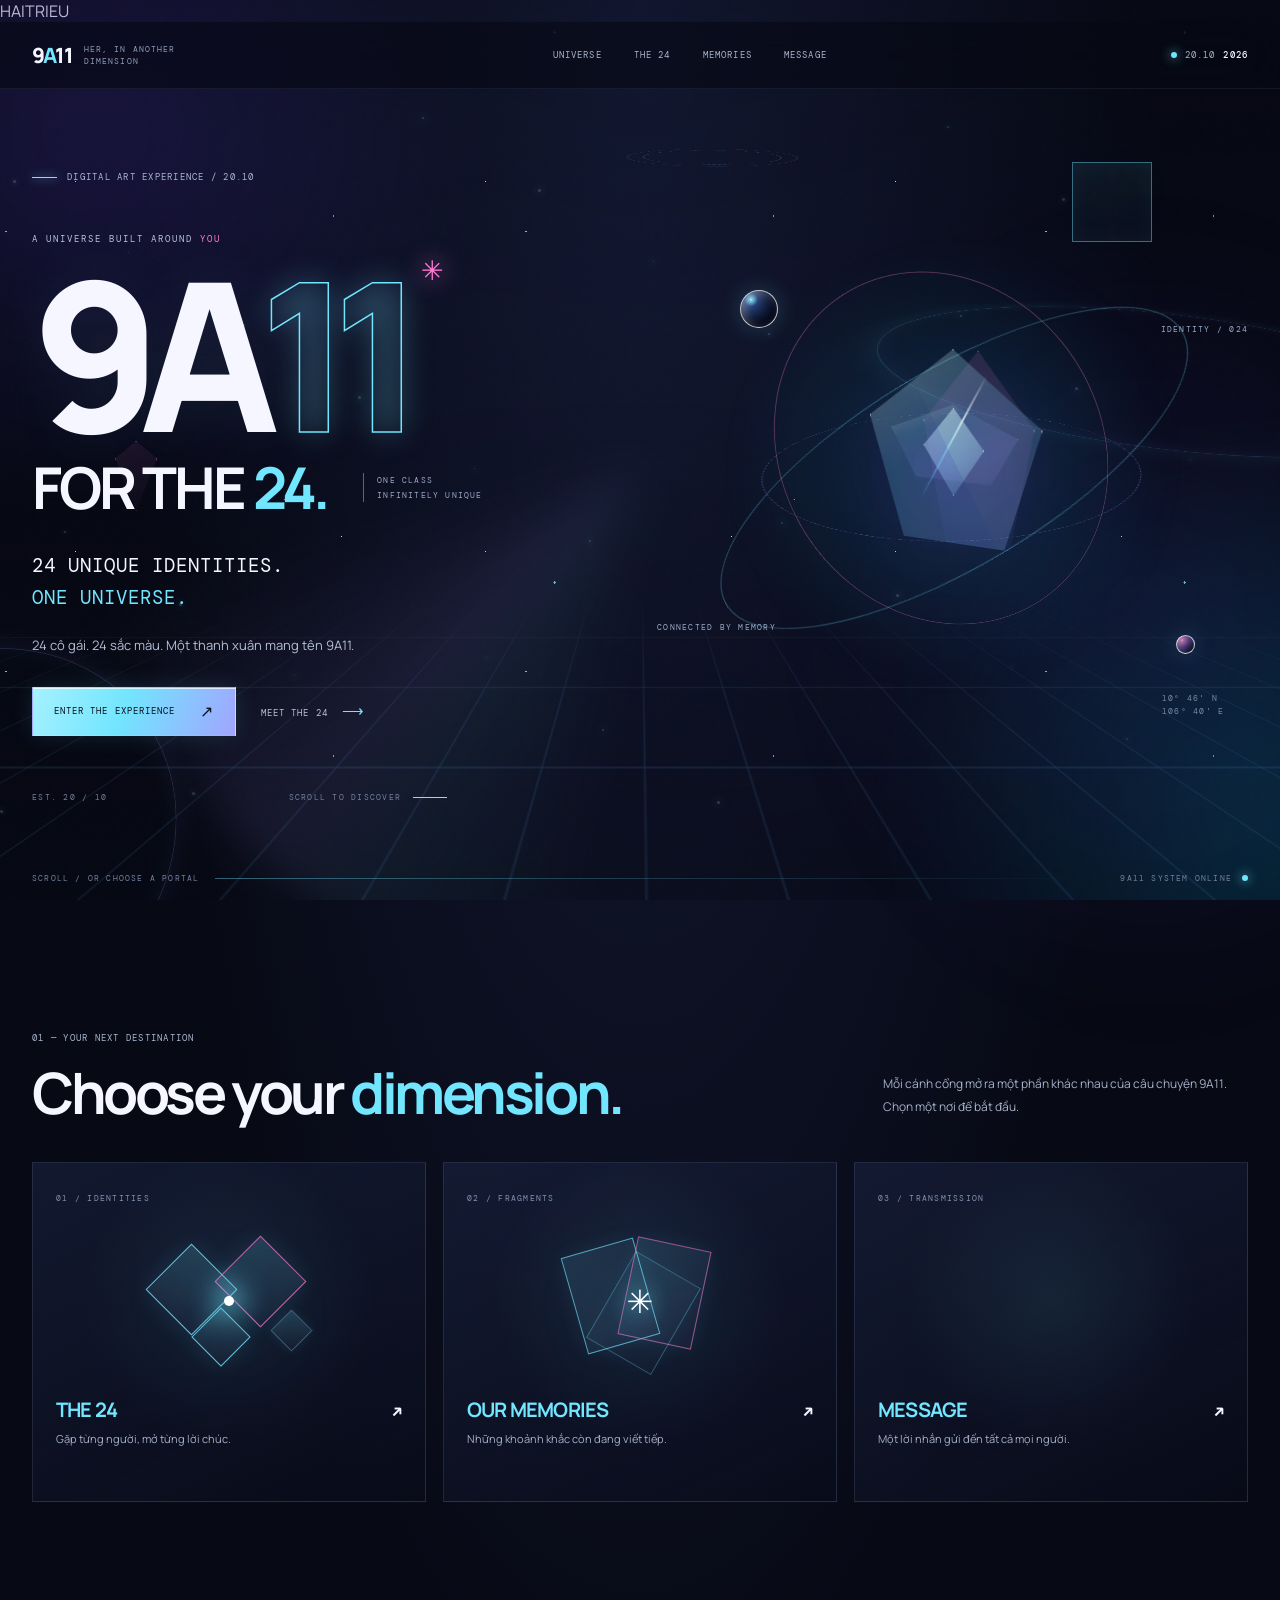
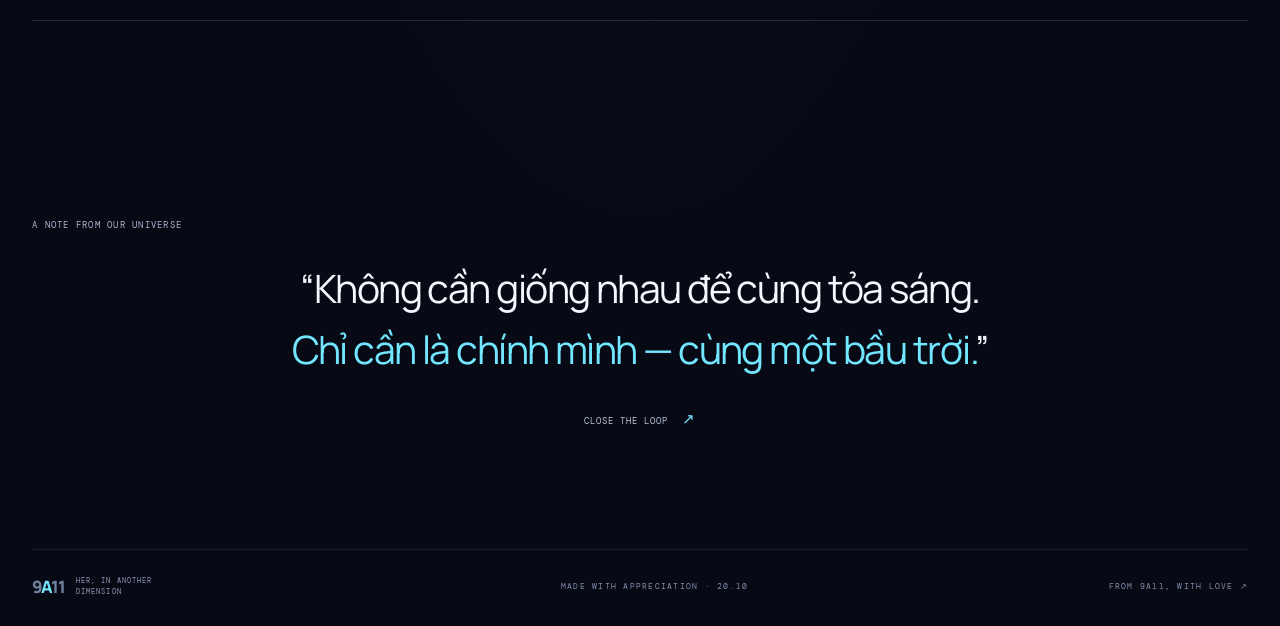
<file: index.html>
<!doctype html>
<html lang="vi"><head>
<meta charset="utf-8"><meta name="viewport" content="width=device-width,initial-scale=1"><meta name="theme-color" content="#070914">
<meta name="description" content="9A11 — HER, IN ANOTHER DIMENSION. Một vũ trụ 2.5D dành riêng cho 24 cô gái của lớp 9A11.">
<title>9A11 — HER, IN ANOTHER DIMENSION</title>
<link rel="preconnect" href="https://fonts.googleapis.com"><link rel="preconnect" href="https://fonts.gstatic.com" crossorigin>
<link href="https://fonts.googleapis.com/css2?family=DM+Mono:wght@400;500&family=Manrope:wght@400;500;600;700;800&display=swap" rel="stylesheet">
<link rel="stylesheet" href="styles.css"><script defer src="app.js"></script></head>
<body data-page="home">
<div class="vertical-watermark" aria-hidden="true" title="HAITRIEU"><span>H</span><span>A</span><span>I</span><span>T</span><span>R</span><span>I</span><span>E</span><span>U</span></div>
<header class="site-header"><a class="brand" href="index.html"><span class="brand-mark">9<span>A</span>11</span><span class="brand-caption">HER, IN ANOTHER DIMENSION</span></a><nav class="main-nav"><a href="universe.html">UNIVERSE</a><a href="students.html">THE 24</a><a href="memories.html">MEMORIES</a><a href="message.html">MESSAGE</a></nav><a class="header-date" href="message.html"><span class="status-dot"></span> 20.10 <b>2026</b></a><button class="menu-toggle" aria-label="Mở điều hướng" aria-expanded="false"><span></span><span></span></button></header>
<main class="page-shell">
<section class="hero layout-wide">
<div class="hero-copy reveal"><p class="eyebrow"><span class="eyebrow-line"></span> DIGITAL ART EXPERIENCE / 20.10</p><p class="hero-kicker">A UNIVERSE BUILT AROUND <span>YOU</span></p><h1 class="hero-title">9A<span>11</span><sup>✳</sup></h1><div class="hero-title-row"><p class="hero-for">FOR THE <em>24.</em></p><p class="hero-side-note">ONE CLASS<br>INFINITELY UNIQUE</p></div><p class="hero-description">24 UNIQUE IDENTITIES.<br><span>ONE UNIVERSE.</span></p><p class="hero-vietnamese">24 cô gái. 24 sắc màu. Một thanh xuân mang tên 9A11.</p><div class="hero-actions"><a class="button button--primary magnetic" href="universe.html">ENTER THE EXPERIENCE <span>↗</span></a><a class="text-link" href="students.html">MEET THE 24 <span>⟶</span></a></div><div class="hero-footnote"><span>EST. 20 / 10</span><span>SCROLL TO DISCOVER <i class="scroll-line"></i></span></div></div>
<div class="hero-stage" aria-hidden="true"><div class="stage-halo"></div><div class="stage-orbit orbit-a"></div><div class="stage-orbit orbit-b"></div><div class="stage-orbit orbit-c"></div><div class="stage-object"><div class="prism-face face-front"></div><div class="prism-face face-side"></div><div class="prism-face face-top"></div><div class="prism-inner"></div><i class="prism-glint"></i></div><div class="stage-satellite satellite-a"></div><div class="stage-satellite satellite-b"></div><div class="stage-label label-a">IDENTITY / 024</div><div class="stage-label label-b">CONNECTED BY MEMORY</div><div class="stage-coord">10° 46' N<br>106° 40' E</div></div>
<div class="hero-bottom-line"><span>SCROLL / OR CHOOSE A PORTAL</span><span class="hero-bottom-rule"></span><span>9A11 SYSTEM ONLINE <i class="status-dot"></i></span></div>
</section>
<section class="home-portals layout-wide"><div class="section-heading reveal"><div><p class="eyebrow">01 — YOUR NEXT DESTINATION</p><h2>Choose your <em>dimension.</em></h2></div><p>Mỗi cánh cổng mở ra một phần khác nhau của câu chuyện 9A11. Chọn một nơi để bắt đầu.</p></div><div class="portal-grid">
<a class="portal-card portal-card--people reveal" href="students.html"><span class="portal-meta">01 / IDENTITIES</span><div class="portal-art art-cluster" aria-hidden="true"><i></i><i></i><i></i><i></i><b></b></div><h3>THE 24 <span>↗</span></h3><p>Gặp từng người, mở từng lời chúc.</p><span class="portal-underline"></span></a>
<a class="portal-card portal-card--memories reveal" href="memories.html"><span class="portal-meta">02 / FRAGMENTS</span><div class="portal-art art-frames" aria-hidden="true"><i></i><i></i><i></i><b>✳</b></div><h3>OUR MEMORIES <span>↗</span></h3><p>Những khoảnh khắc còn đang viết tiếp.</p><span class="portal-underline"></span></a>
<a class="portal-card portal-card--message reveal" href="message.html"><span class="portal-meta">03 / TRANSMISSION</span><div class="portal-art art-envelope" aria-hidden="true"><i></i><b>✧</b></div><h3>MESSAGE <span>↗</span></h3><p>Một lời nhắn gửi đến tất cả mọi người.</p><span class="portal-underline"></span></a>
</div></section>
<section class="home-quote layout-wide reveal"><div class="quote-object" aria-hidden="true"><span></span><i></i><b>✳</b></div><p class="eyebrow">A NOTE FROM OUR UNIVERSE</p><blockquote>“Không cần giống nhau để cùng tỏa sáng.<br><em>Chỉ cần là chính mình — cùng một bầu trời.</em>”</blockquote><a class="text-link" href="finale.html">CLOSE THE LOOP <span>↗</span></a></section>
</main>
<footer class="site-footer"><a class="brand" href="index.html"><span class="brand-mark">9<span>A</span>11</span><span class="brand-caption">HER, IN ANOTHER DIMENSION</span></a><span>MADE WITH APPRECIATION · 20.10</span><a href="finale.html">FROM 9A11, WITH LOVE ↗</a></footer>
</body></html>
</file>
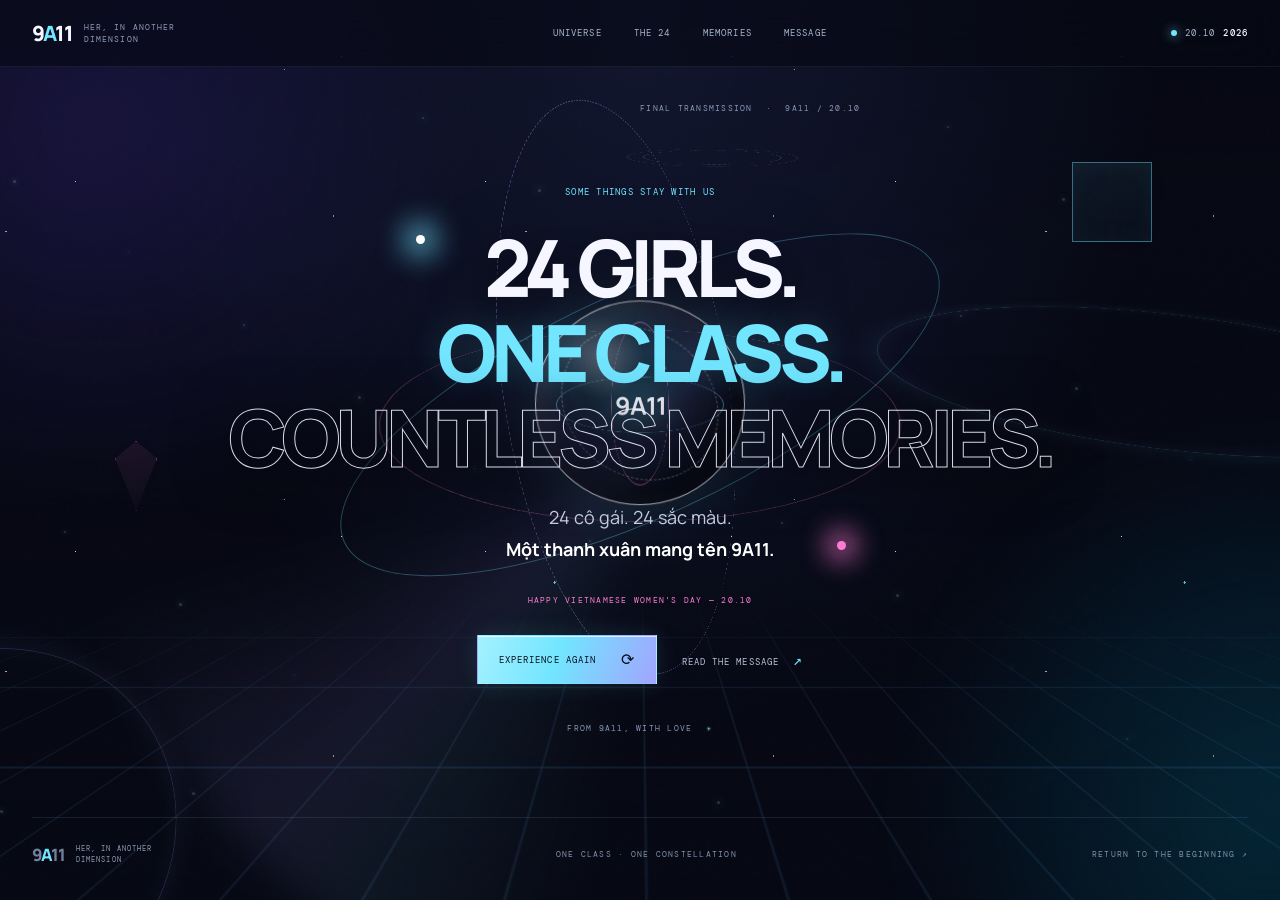
<file: finale.html>
<!doctype html><html lang="vi"><head><meta charset="utf-8"><meta name="viewport" content="width=device-width,initial-scale=1"><meta name="theme-color" content="#070914"><title>The Finale / 9A11</title><link rel="preconnect" href="https://fonts.googleapis.com"><link rel="preconnect" href="https://fonts.gstatic.com" crossorigin><link href="https://fonts.googleapis.com/css2?family=DM+Mono:wght@400;500&family=Manrope:wght@400;500;600;700;800&display=swap" rel="stylesheet"><link rel="stylesheet" href="styles.css"><script defer src="app.js"></script></head><body data-page="finale" class="finale-page"><header class="site-header"><a class="brand" href="index.html"><span class="brand-mark">9<span>A</span>11</span><span class="brand-caption">HER, IN ANOTHER DIMENSION</span></a><nav class="main-nav"><a href="universe.html">UNIVERSE</a><a href="students.html">THE 24</a><a href="memories.html">MEMORIES</a><a href="message.html">MESSAGE</a></nav><a class="header-date" href="message.html"><span class="status-dot"></span> 20.10 <b>2026</b></a><button class="menu-toggle" aria-label="Mở điều hướng" aria-expanded="false"><span></span><span></span></button></header><main class="finale-main"><div class="finale-counter reveal">FINAL TRANSMISSION <span>·</span> 9A11 / 20.10</div><div class="finale-art" aria-hidden="true"><div class="finale-orbit finale-orbit-a"></div><div class="finale-orbit finale-orbit-b"></div><div class="finale-orbit finale-orbit-c"></div><div class="finale-sphere"><i></i><i></i><i></i><b>9A11</b></div><div class="finale-flare flare-a"></div><div class="finale-flare flare-b"></div></div><section class="finale-copy reveal"><p class="eyebrow">SOME THINGS STAY WITH US</p><h1>24 GIRLS.<br><span>ONE CLASS.</span><br><em>COUNTLESS MEMORIES.</em></h1><p class="finale-vietnamese">24 cô gái. 24 sắc màu.<br><strong>Một thanh xuân mang tên 9A11.</strong></p><p class="finale-holiday">HAPPY VIETNAMESE WOMEN'S DAY — 20.10</p><div class="finale-actions"><a class="button button--primary" href="index.html">EXPERIENCE AGAIN <span>⟳</span></a><a class="text-link" href="message.html">READ THE MESSAGE <span>↗</span></a></div><p class="finale-signature">FROM 9A11, WITH LOVE <span>✳</span></p></section></main><footer class="site-footer"><a class="brand" href="index.html"><span class="brand-mark">9<span>A</span>11</span><span class="brand-caption">HER, IN ANOTHER DIMENSION</span></a><span>ONE CLASS · ONE CONSTELLATION</span><a href="index.html">RETURN TO THE BEGINNING ↗</a></footer></body></html>
</file>
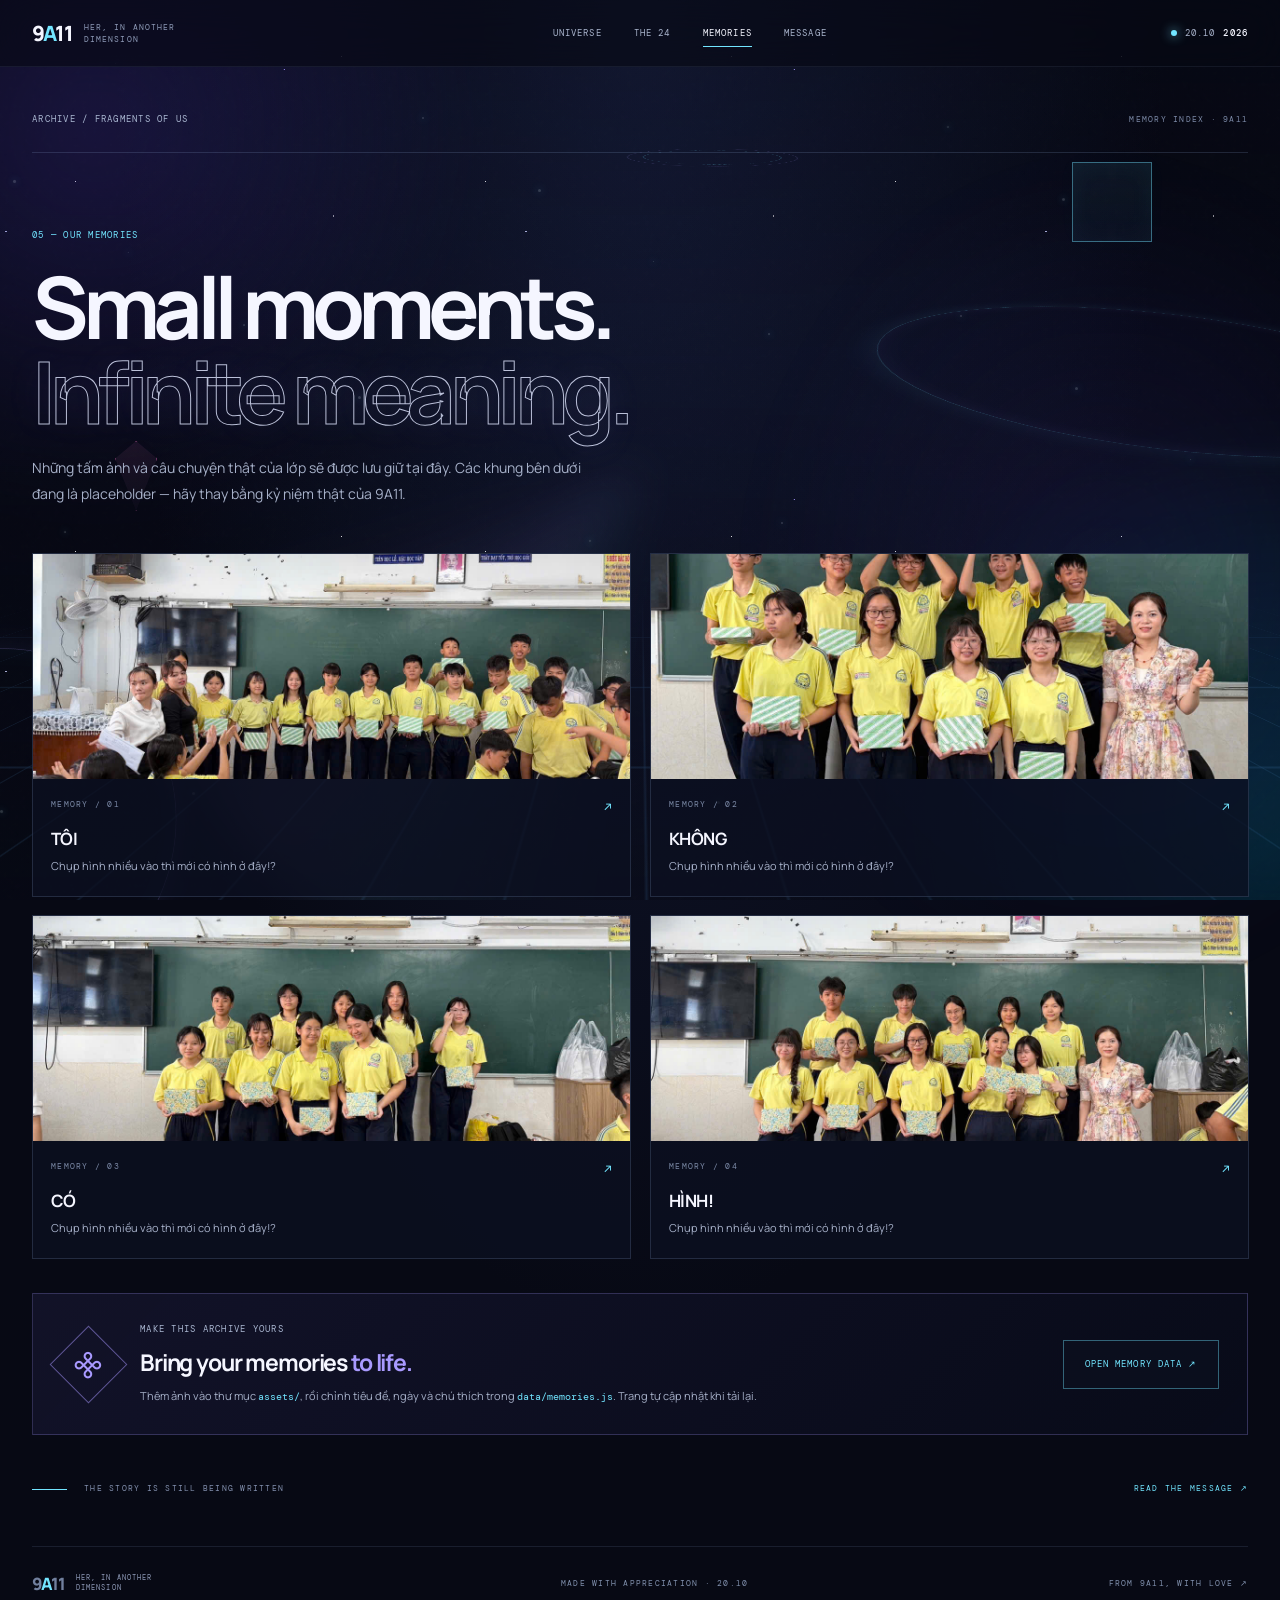
<file: memories.html>
<!doctype html><html lang="vi"><head><meta charset="utf-8"><meta name="viewport" content="width=device-width,initial-scale=1"><meta name="theme-color" content="#070914"><title>Our Memories / 9A11</title><link rel="preconnect" href="https://fonts.googleapis.com"><link rel="preconnect" href="https://fonts.gstatic.com" crossorigin><link href="https://fonts.googleapis.com/css2?family=DM+Mono:wght@400;500&family=Manrope:wght@400;500;600;700;800&display=swap" rel="stylesheet"><link rel="stylesheet" href="styles.css"><script defer src="data/memories.js"></script><script defer src="app.js"></script></head><body data-page="memories"><header class="site-header"><a class="brand" href="index.html"><span class="brand-mark">9<span>A</span>11</span><span class="brand-caption">HER, IN ANOTHER DIMENSION</span></a><nav class="main-nav"><a href="universe.html">UNIVERSE</a><a href="students.html">THE 24</a><a class="active" href="memories.html">MEMORIES</a><a href="message.html">MESSAGE</a></nav><a class="header-date" href="message.html"><span class="status-dot"></span> 20.10 <b>2026</b></a><button class="menu-toggle" aria-label="Mở điều hướng" aria-expanded="false"><span></span><span></span></button></header><main class="page-shell layout-wide page-standard"><div class="page-topline reveal"><span class="eyebrow">ARCHIVE / FRAGMENTS OF US</span><span class="mono">MEMORY INDEX · 9A11</span></div><section class="page-intro reveal"><p class="eyebrow">05 — OUR MEMORIES</p><h1>Small moments.<br><em>Infinite meaning.</em></h1><p>Những tấm ảnh và câu chuyện thật của lớp sẽ được lưu giữ tại đây. Các khung bên dưới đang là placeholder — hãy thay bằng kỷ niệm thật của 9A11.</p></section><div id="memoryGrid" class="memory-grid"></div><section class="memory-instructions reveal"><div class="instructions-icon">⌘</div><div><p class="eyebrow">MAKE THIS ARCHIVE YOURS</p><h2>Bring your memories <em>to life.</em></h2><p>Thêm ảnh vào thư mục <code>assets/</code>, rồi chỉnh tiêu đề, ngày và chú thích trong <code>data/memories.js</code>. Trang tự cập nhật khi tải lại.</p></div><a class="button button--outline" href="data/memories.js" target="_blank" rel="noopener">OPEN MEMORY DATA ↗</a></section><div class="page-end-cta"><span class="mini-line"></span><span>THE STORY IS STILL BEING WRITTEN</span><a href="message.html">READ THE MESSAGE ↗</a></div></main><footer class="site-footer"><a class="brand" href="index.html"><span class="brand-mark">9<span>A</span>11</span><span class="brand-caption">HER, IN ANOTHER DIMENSION</span></a><span>MADE WITH APPRECIATION · 20.10</span><a href="finale.html">FROM 9A11, WITH LOVE ↗</a></footer><div class="lightbox" id="memoryLightbox" hidden role="dialog" aria-modal="true" aria-label="Xem kỷ niệm"><button class="lightbox-close" id="closeLightbox" aria-label="Đóng ảnh">×</button><div class="lightbox-frame" id="lightboxFrame"></div><div class="lightbox-copy"><span class="eyebrow" id="lightboxDate"></span><h2 id="lightboxTitle"></h2><p id="lightboxCaption"></p></div></div></body></html>
</file>
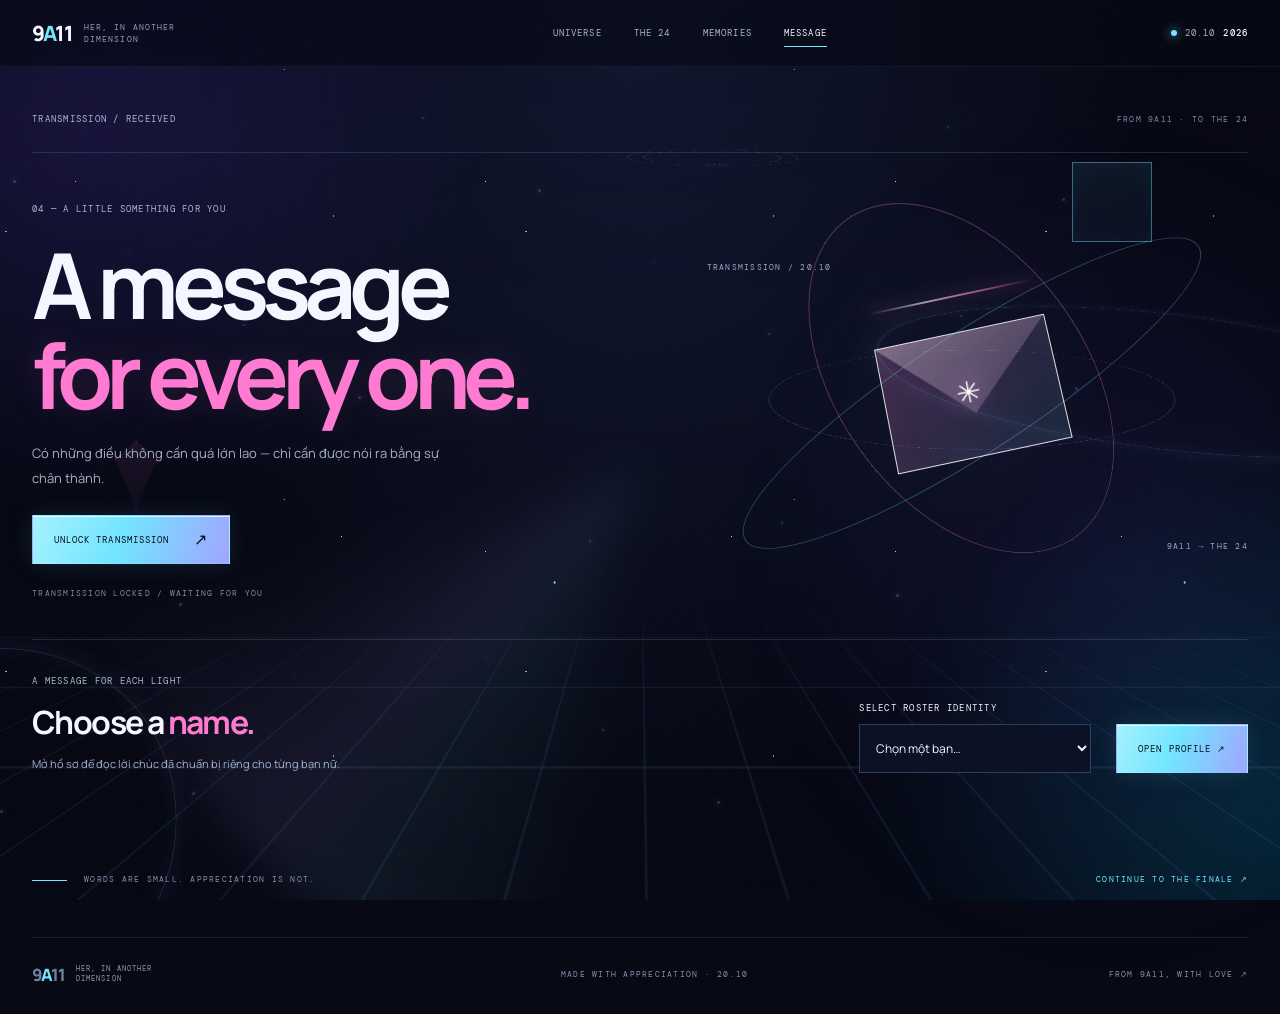
<file: message.html>
<!doctype html><html lang="vi"><head><meta charset="utf-8"><meta name="viewport" content="width=device-width,initial-scale=1"><meta name="theme-color" content="#070914"><title>Message from 9A11</title><link rel="preconnect" href="https://fonts.googleapis.com"><link rel="preconnect" href="https://fonts.gstatic.com" crossorigin><link href="https://fonts.googleapis.com/css2?family=DM+Mono:wght@400;500&family=Manrope:wght@400;500;600;700;800&display=swap" rel="stylesheet"><link rel="stylesheet" href="styles.css"><script defer src="data/students.js"></script><script defer src="app.js"></script></head><body data-page="message"><header class="site-header"><a class="brand" href="index.html"><span class="brand-mark">9<span>A</span>11</span><span class="brand-caption">HER, IN ANOTHER DIMENSION</span></a><nav class="main-nav"><a href="universe.html">UNIVERSE</a><a href="students.html">THE 24</a><a href="memories.html">MEMORIES</a><a class="active" href="message.html">MESSAGE</a></nav><a class="header-date" href="message.html"><span class="status-dot"></span> 20.10 <b>2026</b></a><button class="menu-toggle" aria-label="Mở điều hướng" aria-expanded="false"><span></span><span></span></button></header><main class="page-shell layout-wide page-standard"><div class="page-topline reveal"><span class="eyebrow">TRANSMISSION / RECEIVED</span><span class="mono">FROM 9A11 · TO THE 24</span></div><section class="message-hero-layout"><div class="message-hero-copy reveal"><p class="eyebrow">04 — A LITTLE SOMETHING FOR YOU</p><h1>A message<br><em>for every one.</em></h1><p>Có những điều không cần quá lớn lao — chỉ cần được nói ra bằng sự chân thành.</p><button class="button button--primary" id="unlockMessage" type="button">UNLOCK TRANSMISSION <span>↗</span></button><span class="micro-label" id="messageStatus">TRANSMISSION LOCKED / WAITING FOR YOU</span></div><div class="message-hero-art reveal" aria-hidden="true"><div class="message-orbit message-orbit--a"></div><div class="message-orbit message-orbit--b"></div><div class="message-orbit message-orbit--c"></div><div class="letter-object"><div class="letter-face"></div><div class="letter-flap"></div><div class="letter-core">✳</div><span class="letter-scan"></span></div><span class="stage-label letter-label-a">TRANSMISSION / 20.10</span><span class="stage-label letter-label-b">9A11 → THE 24</span></div></section><section class="letter-panel" id="letterPanel" aria-live="polite"><div class="letter-panel-head"><span class="eyebrow"><span class="status-dot"></span> MESSAGE DECRYPTED</span><button class="icon-button" id="copyCollective" type="button" aria-label="Sao chép lời chúc">⧉</button></div><div class="letter-content"><p class="letter-salute">Gửi 24 cô gái của 9A11,</p><p>Chúc các bạn luôn vui vẻ, tự tin và rực rỡ theo cách riêng của mình. Mong rằng mỗi ngày đến lớp đều có thêm những niềm vui, những tiếng cười và những kỷ niệm đáng nhớ.</p><p>Cảm ơn vì đã cùng tạo nên một 9A11 thật đặc biệt.</p><p>Chúc mừng ngày Phụ nữ Việt Nam 20/10!</p><p class="letter-signature">FROM 9A11, WITH LOVE <span>✳</span></p></div><div class="letter-panel-footer"><button class="button button--outline" id="revealFullMessage" type="button">REVEAL FULL MESSAGE ↗</button><a class="button button--ghost" href="students.html">SEND A PERSONAL WISH ↗</a></div></section><section class="personal-wishes reveal"><div><p class="eyebrow">A MESSAGE FOR EACH LIGHT</p><h2>Choose a <em>name.</em></h2><p>Mở hồ sơ để đọc lời chúc đã chuẩn bị riêng cho từng bạn nữ.</p></div><label class="select-wrap"><span class="micro-label">SELECT ROSTER IDENTITY</span><select id="studentSelect"><option value="">Chọn một bạn…</option></select></label><a id="openSelectedProfile" class="button button--primary" href="students.html">OPEN PROFILE ↗</a></section><div class="page-end-cta"><span class="mini-line"></span><span>WORDS ARE SMALL. APPRECIATION IS NOT.</span><a href="finale.html">CONTINUE TO THE FINALE ↗</a></div></main><footer class="site-footer"><a class="brand" href="index.html"><span class="brand-mark">9<span>A</span>11</span><span class="brand-caption">HER, IN ANOTHER DIMENSION</span></a><span>MADE WITH APPRECIATION · 20.10</span><a href="finale.html">FROM 9A11, WITH LOVE ↗</a></footer><div id="toast" class="toast" role="status" aria-live="polite"></div></body></html>
</file>
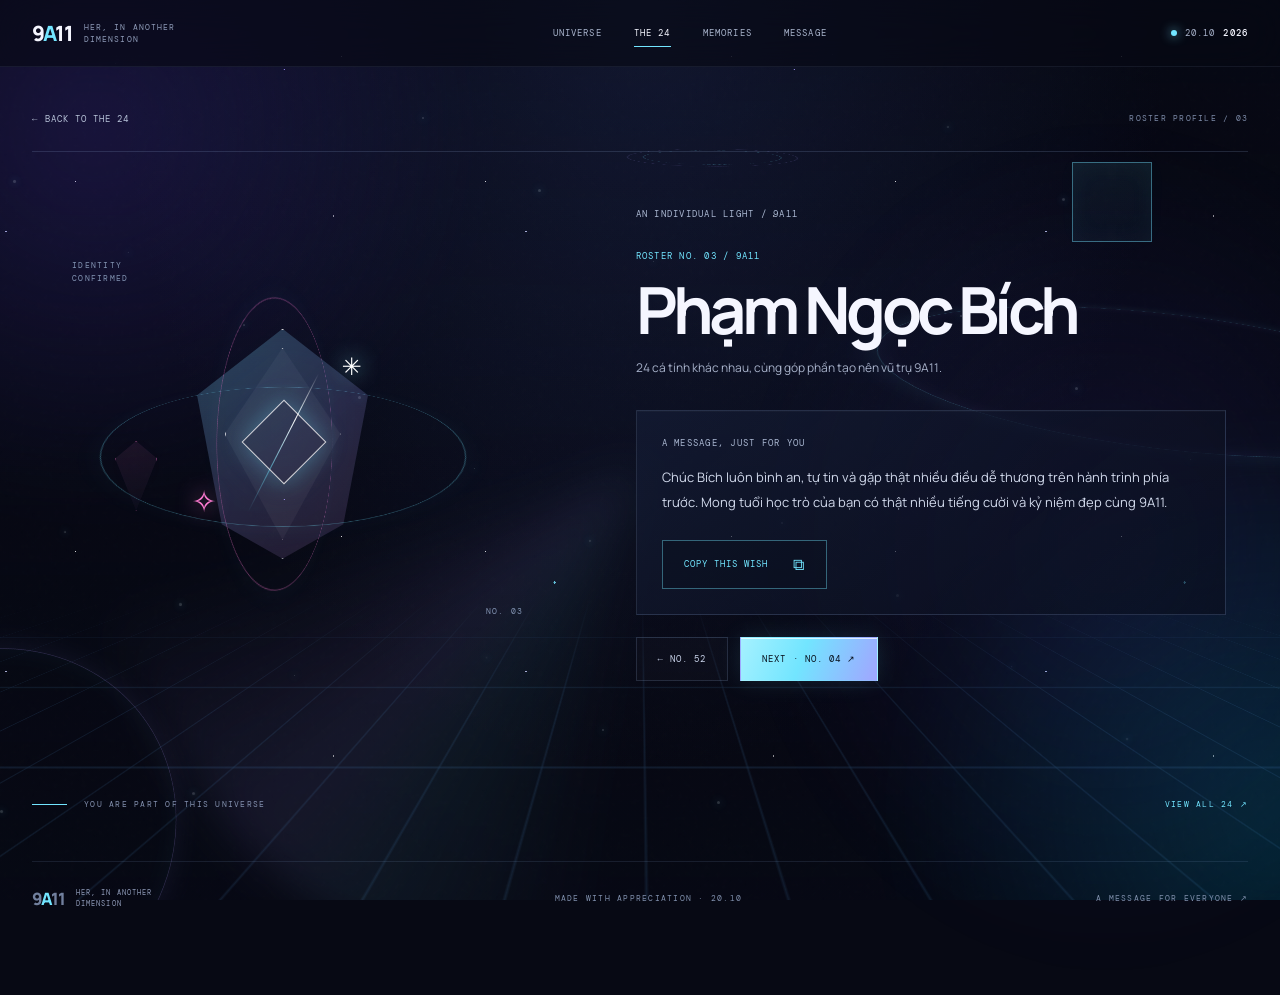
<file: profile.html>
<!doctype html><html lang="vi"><head><meta charset="utf-8"><meta name="viewport" content="width=device-width,initial-scale=1"><meta name="theme-color" content="#070914"><title>Student Profile / 9A11</title><link rel="preconnect" href="https://fonts.googleapis.com"><link rel="preconnect" href="https://fonts.gstatic.com" crossorigin><link href="https://fonts.googleapis.com/css2?family=DM+Mono:wght@400;500&family=Manrope:wght@400;500;600;700;800&display=swap" rel="stylesheet"><link rel="stylesheet" href="styles.css"><script defer src="data/students.js"></script><script defer src="app.js"></script></head><body data-page="profile"><header class="site-header"><a class="brand" href="index.html"><span class="brand-mark">9<span>A</span>11</span><span class="brand-caption">HER, IN ANOTHER DIMENSION</span></a><nav class="main-nav"><a href="universe.html">UNIVERSE</a><a class="active" href="students.html">THE 24</a><a href="memories.html">MEMORIES</a><a href="message.html">MESSAGE</a></nav><a class="header-date" href="message.html"><span class="status-dot"></span> 20.10 <b>2026</b></a><button class="menu-toggle" aria-label="Mở điều hướng" aria-expanded="false"><span></span><span></span></button></header><main class="page-shell layout-wide page-standard profile-page"><div class="page-topline reveal"><a class="text-link" href="students.html">← BACK TO THE 24</a><span class="mono" id="profileOrdinal">ROSTER PROFILE / 024</span></div><section class="profile-layout reveal" id="profileContent"><div class="profile-visual"><div class="profile-ring ring-one"></div><div class="profile-ring ring-two"></div><div class="profile-portrait-geometry"><div class="profile-crystal"><i></i><b></b><span></span></div><div class="profile-spark spark-one">✳</div><div class="profile-spark spark-two">✧</div></div><span class="profile-coordinate coordinate-one">IDENTITY<br>CONFIRMED</span><span class="profile-coordinate coordinate-two" id="profileFileNumber">NO. --</span></div><div class="profile-copy"><p class="eyebrow">AN INDIVIDUAL LIGHT / 9A11</p><span class="profile-number" id="profileNumber">NO. -- / 9A11</span><h1 id="profileName">Đang mở hồ sơ…</h1><p class="profile-subtitle">24 cá tính khác nhau, cùng góp phần tạo nên vũ trụ 9A11.</p><div class="profile-message-box"><span class="eyebrow">A MESSAGE, JUST FOR YOU</span><p id="profileGreeting"></p><button class="button button--outline" id="copyProfileGreeting">COPY THIS WISH <span>⧉</span></button></div><div class="profile-nav-controls"><a class="button button--ghost" id="prevProfile" href="students.html">← PREVIOUS</a><a class="button button--primary" id="nextProfile" href="students.html">NEXT PROFILE ↗</a></div></div></section><div class="page-end-cta"><span class="mini-line"></span><span>YOU ARE PART OF THIS UNIVERSE</span><a href="students.html">VIEW ALL 24 ↗</a></div></main><footer class="site-footer"><a class="brand" href="index.html"><span class="brand-mark">9<span>A</span>11</span><span class="brand-caption">HER, IN ANOTHER DIMENSION</span></a><span>MADE WITH APPRECIATION · 20.10</span><a href="message.html">A MESSAGE FOR EVERYONE ↗</a></footer><div id="toast" class="toast" role="status" aria-live="polite"></div></body></html>
</file>
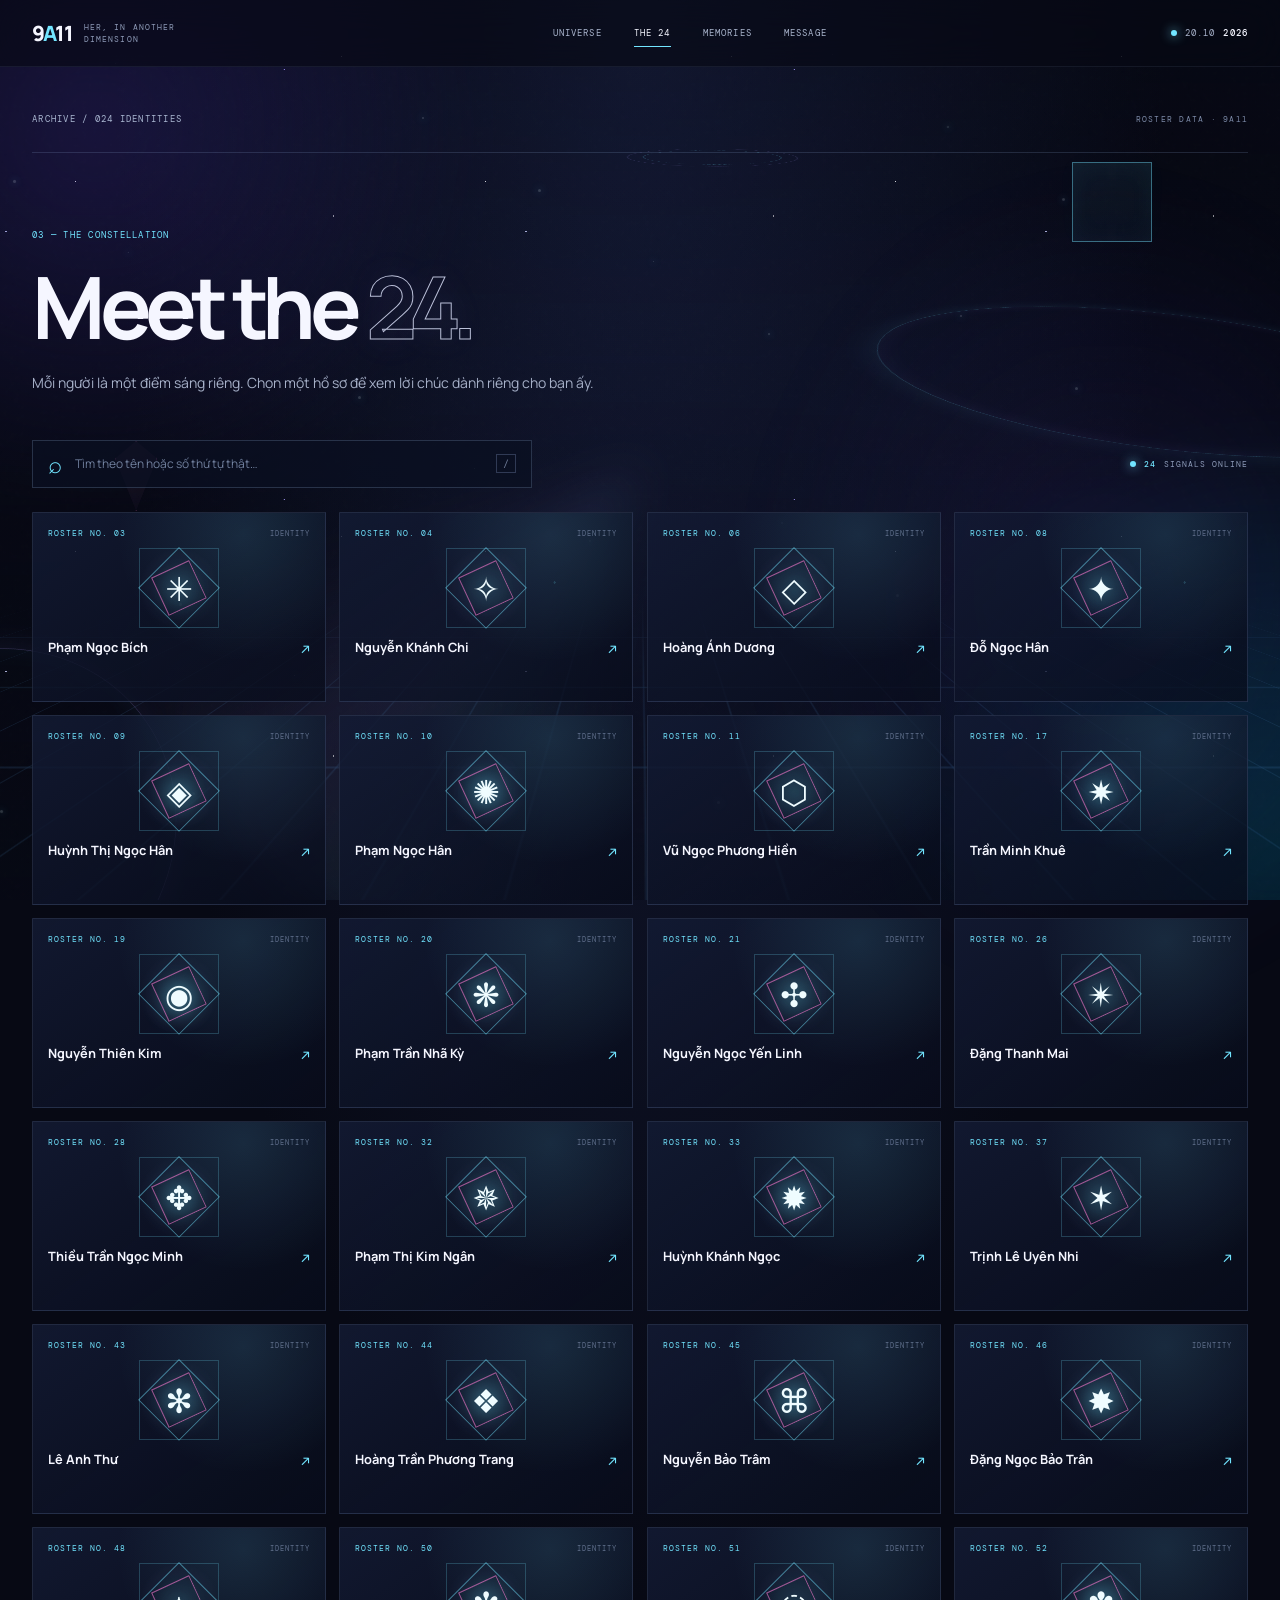
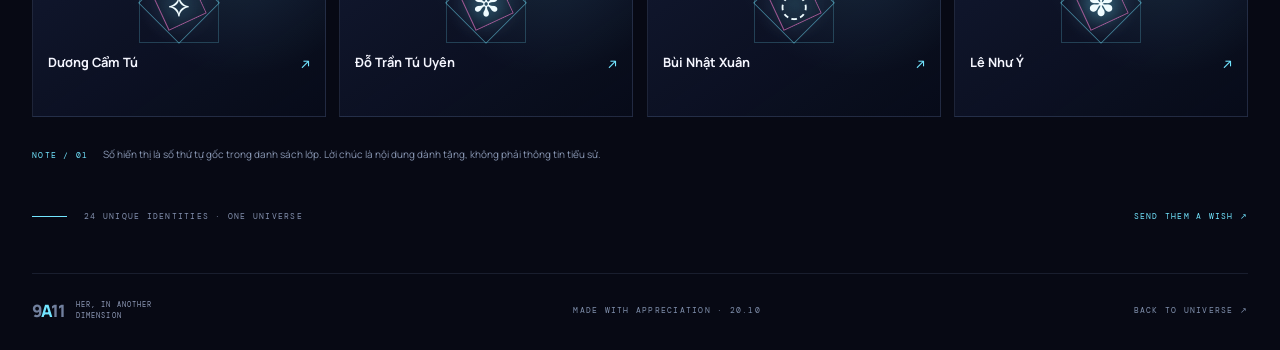
<file: students.html>
<!doctype html><html lang="vi"><head><meta charset="utf-8"><meta name="viewport" content="width=device-width,initial-scale=1"><meta name="theme-color" content="#070914"><title>The 24 / 9A11</title><link rel="preconnect" href="https://fonts.googleapis.com"><link rel="preconnect" href="https://fonts.gstatic.com" crossorigin><link href="https://fonts.googleapis.com/css2?family=DM+Mono:wght@400;500&family=Manrope:wght@400;500;600;700;800&display=swap" rel="stylesheet"><link rel="stylesheet" href="styles.css"><script defer src="data/students.js"></script><script defer src="app.js"></script></head><body data-page="students"><header class="site-header"><a class="brand" href="index.html"><span class="brand-mark">9<span>A</span>11</span><span class="brand-caption">HER, IN ANOTHER DIMENSION</span></a><nav class="main-nav"><a href="universe.html">UNIVERSE</a><a class="active" href="students.html">THE 24</a><a href="memories.html">MEMORIES</a><a href="message.html">MESSAGE</a></nav><a class="header-date" href="message.html"><span class="status-dot"></span> 20.10 <b>2026</b></a><button class="menu-toggle" aria-label="Mở điều hướng" aria-expanded="false"><span></span><span></span></button></header><main class="page-shell layout-wide page-standard"><div class="page-topline reveal"><span class="eyebrow">ARCHIVE / 024 IDENTITIES</span><span class="mono">ROSTER DATA · 9A11</span></div><section class="page-intro gallery-intro-wide reveal"><p class="eyebrow">03 — THE CONSTELLATION</p><h1>Meet the <em>24.</em></h1><p>Mỗi người là một điểm sáng riêng. Chọn một hồ sơ để xem lời chúc dành riêng cho bạn ấy.</p></section><div class="gallery-toolbar reveal"><label class="search-box"><span class="search-icon">⌕</span><input id="studentSearch" type="search" placeholder="Tìm theo tên hoặc số thứ tự thật…" autocomplete="off"><kbd>/</kbd></label><span class="toolbar-note"><span class="status-dot"></span><b id="visibleCount">24</b> SIGNALS ONLINE</span></div><div class="student-grid" id="studentGrid" aria-live="polite"></div><div class="empty-state" id="emptyState" hidden><span>◌</span><p>Chưa tìm thấy hồ sơ phù hợp.</p><button class="text-link" id="clearSearch" type="button">XÓA TÌM KIẾM ↗</button></div><p class="gallery-note reveal"><span>NOTE / 01</span> Số hiển thị là số thứ tự gốc trong danh sách lớp. Lời chúc là nội dung dành tặng, không phải thông tin tiểu sử.</p><div class="page-end-cta"><span class="mini-line"></span><span>24 UNIQUE IDENTITIES · ONE UNIVERSE</span><a href="message.html">SEND THEM A WISH ↗</a></div></main><footer class="site-footer"><a class="brand" href="index.html"><span class="brand-mark">9<span>A</span>11</span><span class="brand-caption">HER, IN ANOTHER DIMENSION</span></a><span>MADE WITH APPRECIATION · 20.10</span><a href="universe.html">BACK TO UNIVERSE ↗</a></footer></body></html>
</file>
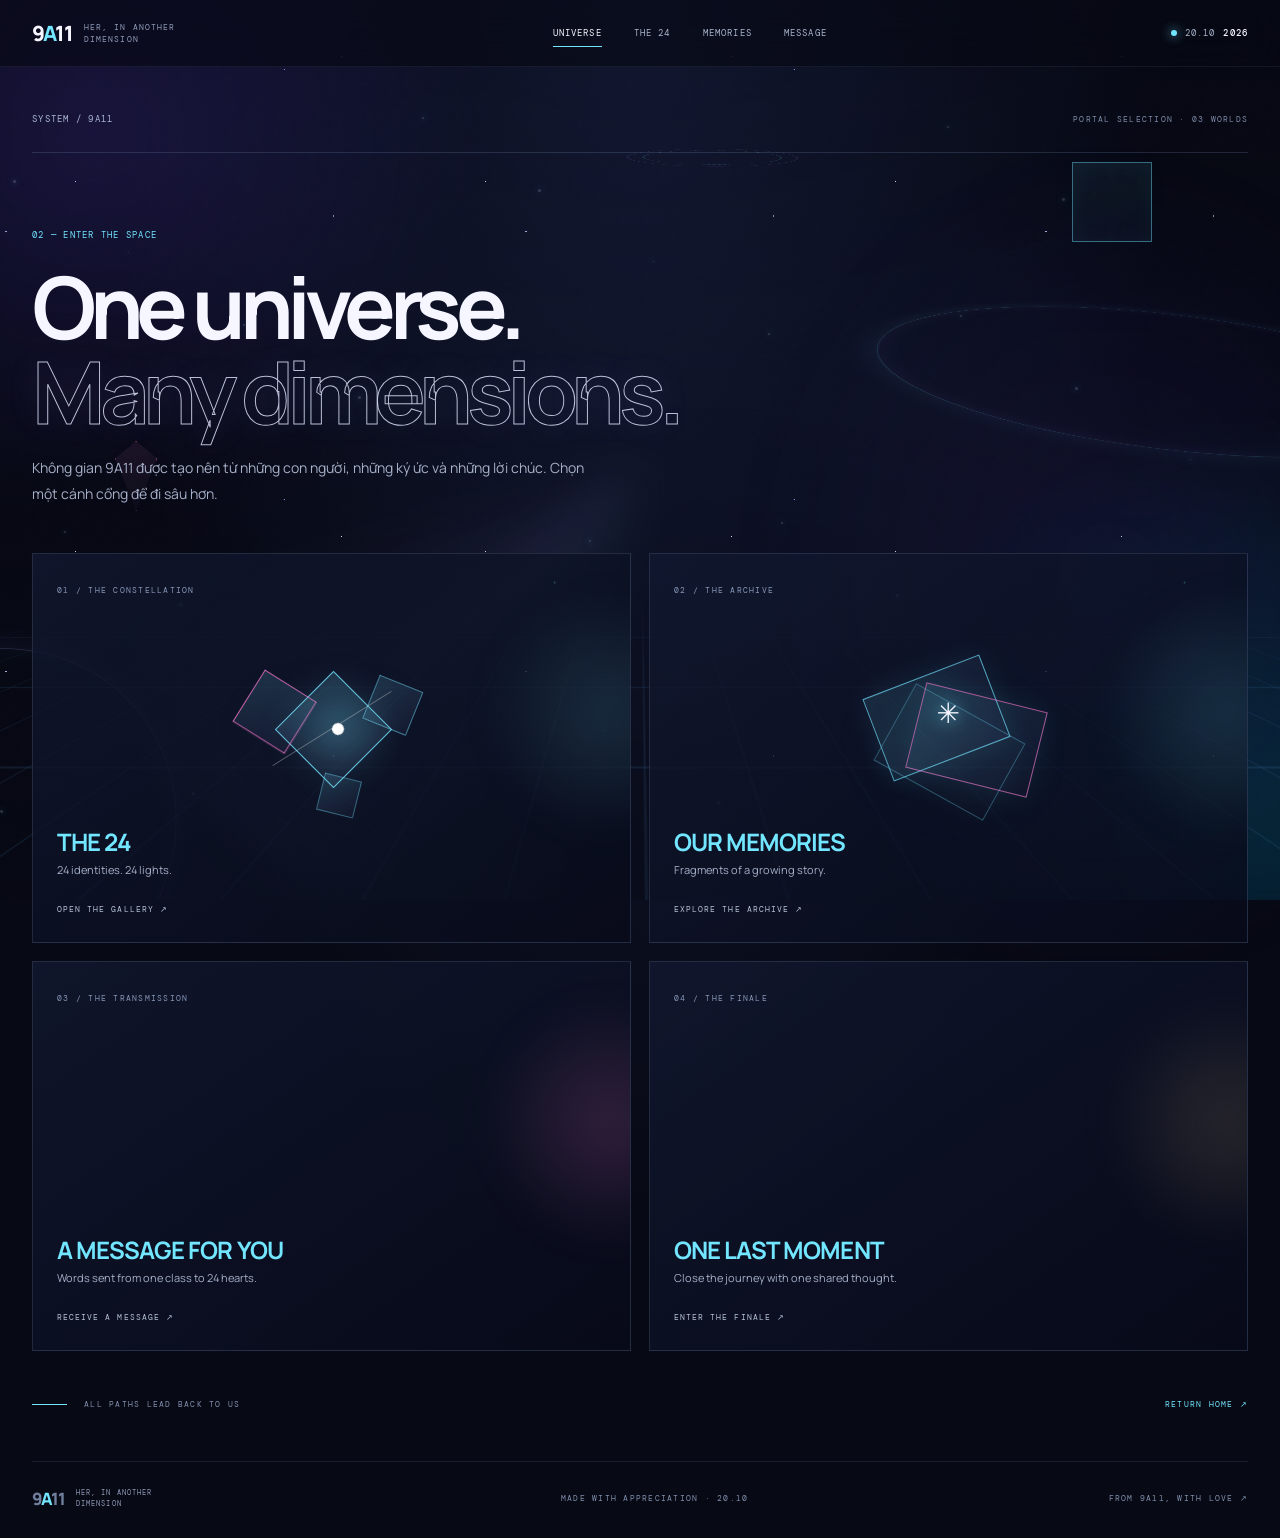
<file: universe.html>
<!doctype html><html lang="vi"><head><meta charset="utf-8"><meta name="viewport" content="width=device-width,initial-scale=1"><meta name="theme-color" content="#070914"><title>Universe / 9A11</title><link rel="preconnect" href="https://fonts.googleapis.com"><link rel="preconnect" href="https://fonts.gstatic.com" crossorigin><link href="https://fonts.googleapis.com/css2?family=DM+Mono:wght@400;500&family=Manrope:wght@400;500;600;700;800&display=swap" rel="stylesheet"><link rel="stylesheet" href="styles.css"><script defer src="app.js"></script></head><body data-page="universe"><header class="site-header"><a class="brand" href="index.html"><span class="brand-mark">9<span>A</span>11</span><span class="brand-caption">HER, IN ANOTHER DIMENSION</span></a><nav class="main-nav"><a class="active" href="universe.html">UNIVERSE</a><a href="students.html">THE 24</a><a href="memories.html">MEMORIES</a><a href="message.html">MESSAGE</a></nav><a class="header-date" href="message.html"><span class="status-dot"></span> 20.10 <b>2026</b></a><button class="menu-toggle" aria-label="Mở điều hướng" aria-expanded="false"><span></span><span></span></button></header><main class="page-shell layout-wide page-standard"><div class="page-topline reveal"><span class="eyebrow">SYSTEM / 9A11</span><span class="mono">PORTAL SELECTION · 03 WORLDS</span></div><section class="page-intro reveal"><p class="eyebrow">02 — ENTER THE SPACE</p><h1>One universe.<br><em>Many dimensions.</em></h1><p>Không gian 9A11 được tạo nên từ những con người, những ký ức và những lời chúc. Chọn một cánh cổng để đi sâu hơn.</p></section><div class="universe-grid">
<a class="dimension-card dimension-card--violet reveal" href="students.html"><span class="dimension-number">01 / THE CONSTELLATION</span><div class="dimension-object object-constellation" aria-hidden="true"><i></i><i></i><i></i><i></i><i></i><b></b></div><div class="dimension-copy"><h2>THE 24</h2><p>24 identities. 24 lights.</p><span class="text-link">OPEN THE GALLERY ↗</span></div><div class="dimension-glow"></div></a>
<a class="dimension-card dimension-card--cyan reveal" href="memories.html"><span class="dimension-number">02 / THE ARCHIVE</span><div class="dimension-object object-archive" aria-hidden="true"><i></i><i></i><i></i><b>✳</b></div><div class="dimension-copy"><h2>OUR MEMORIES</h2><p>Fragments of a growing story.</p><span class="text-link">EXPLORE THE ARCHIVE ↗</span></div><div class="dimension-glow"></div></a>
<a class="dimension-card dimension-card--pink reveal" href="message.html"><span class="dimension-number">03 / THE TRANSMISSION</span><div class="dimension-object object-transmission" aria-hidden="true"><i></i><b>✧</b></div><div class="dimension-copy"><h2>A MESSAGE FOR YOU</h2><p>Words sent from one class to 24 hearts.</p><span class="text-link">RECEIVE A MESSAGE ↗</span></div><div class="dimension-glow"></div></a>
<a class="dimension-card dimension-card--gold reveal" href="finale.html"><span class="dimension-number">04 / THE FINALE</span><div class="dimension-object object-finale" aria-hidden="true"><i></i><i></i><b>✹</b></div><div class="dimension-copy"><h2>ONE LAST MOMENT</h2><p>Close the journey with one shared thought.</p><span class="text-link">ENTER THE FINALE ↗</span></div><div class="dimension-glow"></div></a>
</div><div class="page-end-cta reveal"><span class="mini-line"></span><span>ALL PATHS LEAD BACK TO US</span><a href="index.html">RETURN HOME ↗</a></div></main><footer class="site-footer"><a class="brand" href="index.html"><span class="brand-mark">9<span>A</span>11</span><span class="brand-caption">HER, IN ANOTHER DIMENSION</span></a><span>MADE WITH APPRECIATION · 20.10</span><a href="finale.html">FROM 9A11, WITH LOVE ↗</a></footer></body></html>
</file>
<file: styles.css>
@import url('https://fonts.googleapis.com/css2?family=Space+Grotesk:wght@400;500;600;700&display=swap');
:root{--bg:#070914;--bg2:#0b1020;--surface:rgba(17,23,43,.7);--line:rgba(150,177,220,.18);--white:#f5f6ff;--muted:#a6b0c8;--cyan:#72e5ff;--violet:#a99aff;--pink:#ff7bd2;--gold:#ffe2a0;--mono:'DM Mono',monospace;--sans:'Manrope','Space Grotesk',system-ui,sans-serif;--ease:cubic-bezier(.2,.8,.2,1);--mx:0;--my:0}
*{box-sizing:border-box}html{scroll-behavior:smooth;background:var(--bg)}body{margin:0;min-height:100vh;background:radial-gradient(ellipse at 50% 0%,#141a35 0%,var(--bg) 58%);color:var(--white);font-family:var(--sans);overflow-x:hidden}body::selection{background:rgba(114,229,255,.3);color:#fff}a{color:inherit;text-decoration:none}button,input,select{font:inherit}button,a{-webkit-tap-highlight-color:transparent}button:focus-visible,a:focus-visible,input:focus-visible,select:focus-visible{outline:2px solid var(--cyan);outline-offset:4px}.layout-wide{width:min(1240px,calc(100% - 64px));margin-inline:auto}.page-shell{position:relative;z-index:1;isolation:isolate;animation:pageIn .9s var(--ease) both}.page-shell::before{content:"";position:absolute;z-index:-1;pointer-events:none;top:4%;right:-20%;width:60vw;height:70vw;max-height:900px;background:radial-gradient(ellipse,rgba(111,87,255,.1),transparent 65%);filter:blur(35px)}
/* Autonomous 2.5D ambience */
.fx-backdrop{position:fixed;inset:0;z-index:0;overflow:hidden;pointer-events:none;perspective:1000px;background:linear-gradient(180deg,rgba(7,9,20,.18),rgba(7,9,20,.02) 40%,rgba(7,9,20,.35))}.fx-stars{position:absolute;inset:-30%;opacity:.68;background-image:radial-gradient(1px 1px at 12% 22%,#fff 55%,transparent 65%),radial-gradient(1px 1px at 75% 14%,#c9cfff 55%,transparent 65%),radial-gradient(2px 2px at 49% 55%,#72e5ff 55%,transparent 65%),radial-gradient(1px 1px at 86% 68%,#fff 55%,transparent 65%),radial-gradient(1px 1px at 31% 79%,#a99aff 55%,transparent 65%),radial-gradient(1px 1px at 63% 90%,#fff 55%,transparent 65%);background-size:410px 370px,520px 440px,630px 550px,390px 480px,510px 430px,440px 540px;animation:starsDrift 85s linear infinite}.fx-nebula{position:absolute;width:65vw;height:65vw;max-width:900px;max-height:900px;border-radius:50%;filter:blur(45px);opacity:.15;animation:nebula 18s ease-in-out infinite alternate}.fx-nebula--a{top:-32%;left:-25%;background:radial-gradient(circle at 50% 50%,#6348e8,transparent 65%)}.fx-nebula--b{right:-32%;bottom:-36%;background:radial-gradient(circle at 50% 50%,#009ec5,transparent 65%);animation-delay:-9s}.fx-grid{position:absolute;left:-30%;right:-30%;bottom:-39%;height:72%;opacity:.22;transform:perspective(460px) rotateX(67deg);transform-origin:top center;background-image:linear-gradient(rgba(89,177,255,.38) 1px,transparent 1px),linear-gradient(90deg,rgba(89,177,255,.35) 1px,transparent 1px);background-size:60px 60px;mask-image:linear-gradient(to bottom,transparent 0%,#000 20%,#000 70%,transparent 100%);animation:gridPulse 8s ease-in-out infinite alternate}.fx-orbit{position:absolute;border:1px solid rgba(114,229,255,.22);border-radius:50%;transform-style:preserve-3d;box-shadow:0 0 35px rgba(114,229,255,.045),inset 0 0 25px rgba(169,154,255,.035)}.fx-orbit--a{width:40vw;height:40vw;min-width:340px;min-height:340px;right:-9vw;top:12vh;transform:rotateX(69deg) rotateZ(-23deg);animation:orbitA 48s linear infinite}.fx-orbit--b{width:28vw;height:28vw;min-width:260px;min-height:260px;left:-13vw;bottom:-11vh;border-color:rgba(169,154,255,.18);transform:rotateY(63deg) rotateX(25deg);animation:orbitB 55s linear infinite}.fx-cube{position:absolute;right:10%;top:18%;width:80px;height:80px;transform-style:preserve-3d;opacity:.38;animation:cubeFloat 17s ease-in-out infinite}.fx-cube span{position:absolute;inset:0;border:1px solid rgba(114,229,255,.65);background:linear-gradient(135deg,rgba(114,229,255,.08),rgba(169,154,255,.015));box-shadow:inset 0 0 25px rgba(114,229,255,.05)}.fx-cube span:nth-child(1){transform:translateZ(40px)}.fx-cube span:nth-child(2){transform:rotateY(90deg) translateZ(40px)}.fx-cube span:nth-child(3){transform:rotateY(180deg) translateZ(40px)}.fx-cube span:nth-child(4){transform:rotateY(-90deg) translateZ(40px)}.fx-cube span:nth-child(5){transform:rotateX(90deg) translateZ(40px)}.fx-cube span:nth-child(6){transform:rotateX(-90deg) translateZ(40px)}.fx-diamond{position:absolute;left:9%;top:49%;width:42px;height:70px;opacity:.55;transform-style:preserve-3d;animation:diamondFloat 11s ease-in-out infinite}.fx-diamond::before,.fx-diamond::after{content:"";position:absolute;inset:0;border:1px solid rgba(255,123,210,.75);background:linear-gradient(130deg,rgba(255,123,210,.11),rgba(114,229,255,.015));clip-path:polygon(50% 0,100% 25%,50% 100%,0 25%)}.fx-diamond::after{transform:translateZ(-15px) rotateY(180deg);filter:brightness(.7)}.fx-lens{position:absolute;left:49%;top:8%;width:170px;height:170px;border:1px solid rgba(169,154,255,.19);border-radius:50%;transform:rotateX(68deg) rotateZ(22deg);animation:lensSpin 36s linear infinite}.fx-lens::after{content:"";position:absolute;inset:15px;border:1px dashed rgba(114,229,255,.25);border-radius:50%}.noise{position:fixed;inset:0;z-index:10;pointer-events:none;opacity:.035;background-image:url("data:image/svg+xml,%3Csvg viewBox='0 0 180 180' xmlns='http://www.w3.org/2000/svg'%3E%3Cfilter id='n'%3E%3CfeTurbulence type='fractalNoise' baseFrequency='.9' numOctaves='3' stitchTiles='stitch'/%3E%3C/filter%3E%3Crect width='100%25' height='100%25' filter='url(%23n)' opacity='.32'/%3E%3C/svg%3E")}
.site-header{position:sticky;top:0;z-index:30;display:flex;align-items:center;justify-content:space-between;gap:28px;width:100%;padding:19px max(32px,calc((100vw - 1240px)/2));border-bottom:1px solid rgba(150,177,220,.09);background:rgba(7,9,20,.62);backdrop-filter:blur(22px);transition:background .3s,border-color .3s}.site-header.scrolled{background:rgba(7,9,20,.88);border-color:var(--line)}.brand{display:flex;align-items:center;gap:12px;flex-shrink:0}.brand-mark{font-size:21px;font-weight:800;letter-spacing:-1.8px}.brand-mark span{color:var(--cyan)}.brand-caption{max-width:125px;font:8px/1.5 var(--mono);letter-spacing:1.1px;color:#8f9bb8}.main-nav{display:flex;align-items:center;gap:clamp(16px,2.5vw,36px)}.main-nav a,.header-date{font:9px var(--mono);letter-spacing:1.15px;color:#aab5cd;transition:color .2s}.main-nav a{position:relative;padding:8px 0}.main-nav a::after{content:"";position:absolute;left:0;right:100%;bottom:0;height:1px;background:var(--cyan);transition:right .3s var(--ease)}.main-nav a:hover,.main-nav a.active{color:var(--white)}.main-nav a:hover::after,.main-nav a.active::after{right:0}.header-date{display:flex;align-items:center;gap:8px;white-space:nowrap}.header-date b{color:var(--white);font-weight:500}.status-dot{display:inline-block;width:6px;height:6px;border-radius:50%;background:var(--cyan);box-shadow:0 0 11px var(--cyan);animation:dotPulse 2.7s ease-in-out infinite}.menu-toggle{display:none;background:none;color:white;border:0;padding:8px}.menu-toggle span{display:block;width:22px;height:1px;background:white;margin:5px}
.eyebrow,.mono,.micro-label,.portal-meta,.dimension-number,.stage-label,.stage-coord,.hero-footnote,.section-index,.gallery-note>span,.profile-number,.profile-coordinate,.finale-counter,.finale-holiday,.finale-signature,.page-end-cta,.site-footer>span,.site-footer>a:last-child{font:9px/1.7 var(--mono);letter-spacing:1.25px}.eyebrow{margin:0;color:#aab7d1;display:flex;align-items:center;gap:10px}.eyebrow-line{width:25px;height:1px;background:var(--cyan);box-shadow:0 0 10px var(--cyan)}.page-topline{display:flex;justify-content:space-between;gap:18px;align-items:center;padding:45px 0 25px;border-bottom:1px solid var(--line);color:var(--muted)}.mono{color:#7d8ba8;font-size:8px}.page-standard{min-height:70vh;padding-bottom:50px}.page-intro{padding:75px 0 46px;max-width:820px}.page-intro h1{font-size:clamp(42px,7vw,86px);line-height:.99;letter-spacing:-.075em;margin:20px 0 21px;font-weight:700}.page-intro h1 em{font-style:normal;color:transparent;-webkit-text-stroke:1px rgba(225,230,255,.82);text-shadow:0 0 36px rgba(169,154,255,.09)}.page-intro>p:last-child{max-width:570px;line-height:1.85;font-size:14px;color:var(--muted);margin:0}.page-intro .eyebrow{color:var(--cyan)}
.hero{min-height:calc(100vh - 78px);display:grid;grid-template-columns:1.02fr .98fr;align-items:center;position:relative;gap:10px;padding-top:30px;padding-bottom:86px}.hero-copy{position:relative;z-index:3;padding-top:30px}.hero-kicker{font:9px var(--mono);letter-spacing:2px;color:#b9c4dd;margin:48px 0 4px}.hero-kicker span{color:var(--pink)}.hero-title{font-size:clamp(100px,16.2vw,224px);letter-spacing:-.105em;line-height:.78;font-weight:800;margin:27px 0 25px;text-shadow:0 0 60px rgba(114,229,255,.08);position:relative}.hero-title>span{color:transparent;-webkit-text-stroke:1.5px var(--cyan);text-shadow:0 0 32px rgba(114,229,255,.26)}.hero-title sup{position:absolute;font-size:27px;letter-spacing:0;color:var(--pink);top:-13px;margin-left:17px;text-shadow:0 0 25px var(--pink);animation:starPulse 3s ease-in-out infinite}.hero-title-row{display:flex;align-items:center;gap:36px}.hero-for{margin:0;font-size:clamp(29px,4.5vw,59px);line-height:1;font-weight:700;letter-spacing:-.055em}.hero-for em{color:var(--cyan);font-style:normal}.hero-side-note{margin:0;padding-left:13px;border-left:1px solid rgba(169,154,255,.55);font:8px/1.8 var(--mono);letter-spacing:1.2px;color:#9ba8c4}.hero-description{font:clamp(14px,1.8vw,19px)/1.65 var(--mono);letter-spacing:1px;margin:34px 0 10px}.hero-description span{color:var(--cyan)}.hero-vietnamese{color:#b5bfd4;font-size:13px;line-height:1.9;max-width:490px;margin:20px 0 29px}.hero-actions{display:flex;align-items:center;gap:25px;flex-wrap:wrap}.button{display:inline-flex;align-items:center;justify-content:center;gap:25px;min-height:49px;padding:0 21px;border:1px solid transparent;font:9px var(--mono);letter-spacing:1.05px;cursor:pointer;transition:transform .25s var(--ease),box-shadow .25s,border-color .25s,background .25s;color:var(--white);position:relative;isolation:isolate}.button span{font-size:16px;transition:transform .25s}.button:hover{transform:translateY(-3px)}.button:hover span{transform:translate(3px,-2px)}.button--primary{color:#07101c;background:linear-gradient(110deg,#a5f1ff,#72e5ff 45%,#a1a5ff);box-shadow:0 0 25px rgba(114,229,255,.12),inset 0 1px rgba(255,255,255,.7);overflow:hidden}.button--primary::before{content:"";position:absolute;inset:0;z-index:-1;background:linear-gradient(110deg,transparent 20%,rgba(255,255,255,.75) 50%,transparent 75%);transform:translateX(-130%);transition:transform .65s}.button--primary:hover{box-shadow:0 0 32px rgba(114,229,255,.3),0 10px 45px rgba(114,229,255,.09)}.button--primary:hover::before{transform:translateX(130%)}.button--outline{background:rgba(12,17,32,.55);border-color:rgba(114,229,255,.4);color:var(--cyan)}.button--outline:hover{background:rgba(114,229,255,.08);border-color:var(--cyan)}.button--ghost{border-color:var(--line);background:rgba(255,255,255,.02);color:#c8d2e9}.button--ghost:hover{border-color:rgba(169,154,255,.5)}.text-link{font:9px var(--mono);letter-spacing:1.05px;color:#b7c2d8;transition:color .2s}.text-link span{color:var(--cyan);font-size:15px;margin-left:8px}.text-link:hover{color:var(--cyan)}.hero-footnote{display:flex;justify-content:space-between;max-width:415px;color:#71809e;font-size:8px;margin-top:55px}.hero-footnote>span:last-child{display:flex;align-items:center;gap:12px}.scroll-line{display:inline-block;width:34px;height:1px;background:var(--cyan);animation:lineTravel 2s ease-in-out infinite}
.hero-stage{height:min(650px,67vw);min-height:400px;position:relative;perspective:1100px;transform:translateZ(0);translate:var(--mouse-x,0px) var(--mouse-y,0px);transition:translate .13s linear}.stage-halo{position:absolute;left:50%;top:49%;width:77%;aspect-ratio:1;transform:translate(-50%,-50%);background:radial-gradient(circle,rgba(94,93,255,.22) 0,rgba(12,168,221,.09) 35%,transparent 68%);filter:blur(16px);animation:haloBreath 6s ease-in-out infinite}.stage-orbit{position:absolute;border:1px solid rgba(114,229,255,.34);border-radius:50%;left:50%;top:49%;transform-style:preserve-3d}.orbit-a{width:90%;height:31%;transform:translate(-50%,-50%) rotate(-31deg) rotateX(13deg);animation:orbitSpinA 21s linear infinite}.orbit-b{width:75%;height:49%;transform:translate(-50%,-50%) rotate(57deg) rotateY(36deg);border-color:rgba(255,123,210,.28);animation:orbitSpinB 28s linear infinite}.orbit-c{width:63%;height:63%;transform:translate(-50%,-50%) rotateX(72deg) rotateZ(12deg);border-style:dashed;border-color:rgba(169,154,255,.36);animation:orbitSpinC 38s linear infinite}.stage-object{position:absolute;left:50%;top:48%;width:190px;height:220px;transform:translate(-50%,-50%) rotateX(-14deg) rotateY(-26deg);transform-style:preserve-3d;animation:mainPrismFloat 7.5s ease-in-out infinite}.prism-face{position:absolute;clip-path:polygon(50% 0,100% 33%,80% 90%,20% 90%,0 33%);border:1px solid rgba(255,255,255,.75);inset:0;background:linear-gradient(140deg,rgba(255,255,255,.4),rgba(114,229,255,.11) 28%,rgba(169,154,255,.19) 62%,rgba(255,123,210,.09));filter:drop-shadow(0 0 24px rgba(114,229,255,.22));backface-visibility:visible}.face-front{transform:translateZ(42px);background:linear-gradient(140deg,rgba(255,255,255,.28),rgba(114,229,255,.18) 40%,rgba(169,154,255,.21))}.face-side{transform:translateX(27px) translateZ(-18px) rotateY(51deg);opacity:.6;background:linear-gradient(180deg,rgba(255,123,210,.2),rgba(38,71,170,.15))}.face-top{transform:translateY(-12px) translateZ(-2px) rotateX(58deg) scale(.74);opacity:.65}.prism-inner{position:absolute;width:67px;height:90px;left:62px;top:58px;border:1px solid rgba(255,255,255,.84);background:linear-gradient(145deg,rgba(255,255,255,.4),rgba(114,229,255,.08));clip-path:polygon(50% 0,100% 45%,50% 100%,0 45%);transform:translateZ(78px);filter:drop-shadow(0 0 23px var(--cyan));animation:innerGlow 4s ease-in-out infinite}.prism-glint{position:absolute;width:2px;height:150px;left:94px;top:14px;transform:translateZ(91px) rotate(29deg);background:linear-gradient(transparent,#fff,rgba(114,229,255,.7),transparent);opacity:.7;filter:blur(.3px);animation:glint 5s ease-in-out infinite}.stage-satellite{position:absolute;border-radius:50%;transform-style:preserve-3d;border:1px solid rgba(255,255,255,.75);box-shadow:inset -8px -6px 15px rgba(2,4,20,.5),inset 4px 3px 10px rgba(255,255,255,.35),0 0 23px rgba(114,229,255,.2);background:radial-gradient(circle at 28% 24%,white 0,rgba(114,229,255,.9) 3%,rgba(51,92,173,.6) 18%,rgba(9,12,29,.3) 65%)}.satellite-a{width:38px;height:38px;top:22%;left:14%;animation:satelliteFloat 8s ease-in-out infinite}.satellite-b{width:19px;height:19px;right:9%;bottom:22%;background:radial-gradient(circle at 30% 25%,white,#ff7bd2 9%,#6145ad 40%,#090b20 80%);animation:satelliteFloat 6s ease-in-out -2s infinite}.stage-label{position:absolute;color:#9aabc9;font-size:8px}.label-a{right:0;top:27%}.label-b{left:0;bottom:25%}.stage-coord{position:absolute;right:4%;bottom:12%;font-size:8px;line-height:1.7;color:#7c89a5}
.hero-bottom-line{position:absolute;left:0;right:0;bottom:28px;display:flex;align-items:center;gap:16px;color:#74819f;font:8px var(--mono);letter-spacing:1.2px}.hero-bottom-rule{height:1px;flex:1;background:linear-gradient(90deg,rgba(114,229,255,.4),transparent)}.hero-bottom-line>span:last-child{display:flex;align-items:center;gap:10px}
.home-portals{padding:120px 0 118px}.section-heading{display:flex;justify-content:space-between;align-items:end;gap:35px;margin-bottom:40px}.section-heading h2{font-size:clamp(32px,5vw,57px);letter-spacing:-.06em;line-height:1.03;margin:17px 0 0}.section-heading h2 em,.home-quote em,.portal-card h3,.dimension-copy h2{font-style:normal;color:var(--cyan)}.section-heading>p{max-width:365px;color:var(--muted);font-size:12px;line-height:1.9;margin:0 0 3px}.portal-grid{display:grid;grid-template-columns:repeat(3,1fr);gap:17px}.portal-card{position:relative;min-height:340px;padding:21px 23px 25px;border:1px solid rgba(158,178,222,.16);background:linear-gradient(155deg,rgba(22,30,56,.79),rgba(10,13,29,.45));overflow:hidden;isolation:isolate;transform-style:preserve-3d;transition:transform .45s var(--ease),border-color .4s,box-shadow .4s}.portal-card::before{content:"";position:absolute;z-index:-1;inset:0;background:radial-gradient(circle at 50% 40%,rgba(114,229,255,.12),transparent 52%);opacity:.65;transition:opacity .4s}.portal-card::after{content:"";position:absolute;z-index:-1;width:160%;height:100%;top:0;left:-180%;transform:skewX(-18deg);background:linear-gradient(90deg,transparent,rgba(255,255,255,.055),transparent);transition:left .75s var(--ease)}.portal-card:hover{transform:translateY(-8px) rotateX(2deg);border-color:rgba(114,229,255,.48);box-shadow:0 20px 65px rgba(0,0,0,.28),0 0 30px rgba(114,229,255,.06)}.portal-card:hover::after{left:100%}.portal-meta{color:#8392b1;font-size:8px}.portal-art{position:relative;height:190px;display:grid;place-items:center;transform-style:preserve-3d;perspective:700px}.art-cluster i{position:absolute;width:65px;height:65px;border:1px solid rgba(114,229,255,.8);background:linear-gradient(140deg,rgba(114,229,255,.18),rgba(169,154,255,.03));transform:rotate(45deg) skew(-8deg,-8deg);box-shadow:0 0 25px rgba(114,229,255,.1);animation:clusterDrift 5s ease-in-out infinite}.art-cluster i:nth-child(1){transform:translate(-38px,-12px) rotate(45deg);animation-delay:-.5s}.art-cluster i:nth-child(2){transform:translate(31px,-20px) rotate(45deg);border-color:rgba(255,123,210,.7);animation-delay:-1.8s}.art-cluster i:nth-child(3){transform:translate(-8px,36px) rotate(45deg);width:42px;height:42px;animation-delay:-3s}.art-cluster i:nth-child(4){transform:translate(62px,29px) rotate(45deg) scale(.45);animation-delay:-1s}.art-cluster b{position:absolute;width:10px;height:10px;border-radius:50%;background:white;box-shadow:0 0 28px 9px rgba(114,229,255,.7)}.art-frames i{position:absolute;width:75px;height:100px;border:1px solid rgba(114,229,255,.65);background:linear-gradient(130deg,rgba(114,229,255,.12),rgba(169,154,255,.04));box-shadow:0 0 22px rgba(114,229,255,.07)}.art-frames i:nth-child(1){transform:translate(-30px,-5px) rotate(-16deg);animation:framesA 8s ease-in-out infinite}.art-frames i:nth-child(2){transform:translate(24px,-8px) rotate(12deg);border-color:rgba(255,123,210,.55);animation:framesB 9s ease-in-out infinite}.art-frames i:nth-child(3){transform:translate(3px,12px) rotate(30deg);opacity:.45}.art-frames b{position:absolute;color:white;font-size:32px;text-shadow:0 0 22px var(--cyan);animation:starPulse 3s infinite}.art-envelope i{width:112px;height:79px;border:1px solid rgba(255,123,210,.7);background:linear-gradient(135deg,rgba(255,123,210,.2),rgba(169,154,255,.07));transform:rotate(-9deg) rotateX(22deg);box-shadow:0 0 40px rgba(255,123,210,.11);animation:envelopeHover 6s ease-in-out infinite}.art-envelope i::after{content:"";position:absolute;inset:0;background:linear-gradient(145deg,transparent 49%,rgba(255,255,255,.55) 50%,transparent 51%),linear-gradient(35deg,transparent 49%,rgba(255,123,210,.7) 50%,transparent 51%)}.art-envelope b{position:absolute;font-size:30px;color:#ffc8ef;text-shadow:0 0 22px var(--pink);transform:translate(50px,-40px)}.portal-card h3{display:flex;justify-content:space-between;align-items:center;font-size:20px;letter-spacing:-.04em;margin:0 0 8px}.portal-card h3 span{color:var(--white);font-size:17px;transition:transform .3s}.portal-card:hover h3 span{transform:translate(4px,-4px)}.portal-card p{margin:0;color:var(--muted);font-size:11px}.portal-underline{position:absolute;bottom:0;left:0;width:0;height:2px;background:linear-gradient(90deg,var(--cyan),var(--violet));transition:width .45s}.portal-card:hover .portal-underline{width:100%}.home-quote{padding:95px 0 120px;border-top:1px solid var(--line);text-align:center;position:relative;overflow:hidden}.home-quote blockquote{margin:25px auto 28px;max-width:810px;font-size:clamp(22px,3.8vw,39px);line-height:1.55;letter-spacing:-.04em}.quote-object{position:relative;margin:0 auto 30px;width:72px;height:72px;transform-style:preserve-3d;animation:mainPrismFloat 6s ease-in-out infinite}.quote-object span{position:absolute;inset:9px;border:1px solid var(--cyan);transform:rotate(45deg);box-shadow:0 0 28px rgba(114,229,255,.14);background:rgba(114,229,255,.05)}.quote-object i{position:absolute;inset:2px;border:1px dashed rgba(255,123,210,.7);border-radius:50%;animation:orbitSpinA 15s linear infinite}.quote-object b{position:absolute;left:28px;top:25px;color:white;text-shadow:0 0 15px var(--cyan)}
/* dimension hub */.universe-grid{display:grid;grid-template-columns:repeat(2,1fr);gap:18px}.dimension-card{min-height:390px;position:relative;padding:22px 24px;border:1px solid rgba(150,177,220,.18);background:linear-gradient(145deg,rgba(18,25,49,.78),rgba(8,11,26,.8));overflow:hidden;isolation:isolate;transform-style:preserve-3d;transition:transform .45s var(--ease),border-color .4s,box-shadow .4s}.dimension-card:hover{transform:translateY(-7px) perspective(950px) rotateX(1.2deg);border-color:rgba(114,229,255,.48);box-shadow:0 22px 65px rgba(0,0,0,.27),0 0 45px rgba(114,229,255,.05)}.dimension-card--pink:hover{border-color:rgba(255,123,210,.5)}.dimension-number{position:relative;z-index:2;color:#8797b6;font-size:8px}.dimension-object{position:absolute;left:50%;top:45%;transform:translate(-50%,-50%);width:220px;height:220px;transform-style:preserve-3d;perspective:700px;transition:transform .5s var(--ease)}.dimension-card:hover .dimension-object{transform:translate(-50%,-54%) scale(1.06) rotateY(8deg)}.object-constellation i{position:absolute;width:83px;height:83px;left:70px;top:70px;border:1px solid rgba(114,229,255,.8);background:linear-gradient(135deg,rgba(114,229,255,.15),rgba(169,154,255,.04));transform:rotate(45deg) translateZ(0);animation:clusterDrift 5.5s ease-in-out infinite}.object-constellation i:nth-child(2){transform:translate3d(-56px,-17px,35px) rotate(32deg) scale(.7);border-color:var(--pink);animation-delay:-1.5s}.object-constellation i:nth-child(3){transform:translate3d(61px,-25px,-20px) rotate(22deg) scale(.58);animation-delay:-3s}.object-constellation i:nth-child(4){transform:translate3d(5px,62px,42px) rotate(14deg) scale(.43);animation-delay:-2s}.object-constellation i:nth-child(5){width:12px;height:12px;left:110px;top:105px;background:#fff;border:0;border-radius:50%;box-shadow:0 0 45px 20px rgba(114,229,255,.35)}.object-constellation b{position:absolute;left:40px;right:40px;top:50%;border-top:1px solid rgba(255,255,255,.3);transform:rotate(-32deg)}.object-archive i{position:absolute;width:125px;height:88px;border:1px solid rgba(114,229,255,.68);background:linear-gradient(135deg,rgba(114,229,255,.12),rgba(169,154,255,.035));box-shadow:0 0 30px rgba(114,229,255,.09)}.object-archive i:nth-child(1){left:35px;top:56px;transform:rotate(-21deg);animation:framesA 9s ease-in-out infinite}.object-archive i:nth-child(2){left:75px;top:78px;transform:rotate(14deg);border-color:rgba(255,123,210,.6);animation:framesB 9s ease-in-out infinite}.object-archive i:nth-child(3){left:48px;top:90px;transform:rotate(29deg);opacity:.45}.object-archive b{position:absolute;left:98px;top:75px;font-size:28px;text-shadow:0 0 18px var(--cyan)}.object-transmission i{position:absolute;left:48px;top:54px;width:125px;height:90px;border:1px solid rgba(255,123,210,.85);background:linear-gradient(140deg,rgba(255,123,210,.2),rgba(169,154,255,.06));transform:rotateX(18deg) rotateZ(-9deg);box-shadow:0 0 45px rgba(255,123,210,.1);animation:envelopeHover 6s infinite}.object-transmission i::after{content:"";position:absolute;inset:0;background:linear-gradient(145deg,transparent 49%,rgba(255,255,255,.7) 50%,transparent 51%),linear-gradient(35deg,transparent 49%,rgba(255,123,210,.7) 50%,transparent 51%)}.object-transmission b{position:absolute;left:104px;top:70px;font-size:38px;text-shadow:0 0 25px var(--pink)}.object-finale i{position:absolute;left:65px;top:65px;width:90px;height:90px;border:1px solid rgba(255,226,160,.8);transform:rotate(45deg);animation:finaleShape 10s ease-in-out infinite}.object-finale i:nth-child(2){transform:rotate(0deg) rotateX(65deg);border-color:rgba(114,229,255,.55)}.object-finale b{position:absolute;left:95px;top:95px;color:var(--gold);font-size:26px;text-shadow:0 0 25px var(--gold)}.dimension-copy{position:absolute;z-index:3;left:24px;right:24px;bottom:25px}.dimension-copy h2{font-size:24px;letter-spacing:-.04em;margin:0 0 4px}.dimension-copy p{font-size:11px;color:var(--muted);margin:0 0 18px}.dimension-copy .text-link{font-size:8px}.dimension-glow{position:absolute;width:260px;height:260px;border-radius:50%;right:-110px;top:30px;background:radial-gradient(circle,rgba(114,229,255,.14),transparent 68%);filter:blur(20px);transition:transform .5s}.dimension-card:hover .dimension-glow{transform:scale(1.6)}.dimension-card--pink .dimension-glow{background:radial-gradient(circle,rgba(255,123,210,.17),transparent 68%)}.dimension-card--gold .dimension-glow{background:radial-gradient(circle,rgba(255,226,160,.12),transparent 68%)}.page-end-cta{display:flex;align-items:center;gap:17px;margin-top:47px;color:#8390ae;font-size:8px}.mini-line{display:inline-block;width:35px;height:1px;background:var(--cyan)}.page-end-cta>a{margin-left:auto;color:var(--cyan);transition:letter-spacing .25s}.page-end-cta>a:hover{letter-spacing:1.9px}
/* Gallery */.gallery-intro-wide{padding-bottom:32px}.gallery-toolbar{display:flex;align-items:center;justify-content:space-between;gap:20px;margin:12px 0 24px}.search-box{display:flex;align-items:center;gap:11px;width:min(500px,100%);min-height:48px;padding:0 15px;border:1px solid rgba(150,177,220,.22);background:rgba(11,16,34,.72);transition:border-color .2s,box-shadow .2s}.search-box:focus-within{border-color:rgba(114,229,255,.68);box-shadow:0 0 25px rgba(114,229,255,.07)}.search-icon{font-size:24px;color:var(--cyan)}.search-box input{width:100%;min-width:0;background:none;border:0;outline:none;color:var(--white);font-size:12px}.search-box input::placeholder{color:#71809e}.search-box kbd{font:10px var(--mono);color:#6f7c97;border:1px solid #303a55;padding:2px 6px}.toolbar-note{display:flex;align-items:center;gap:8px;color:#8d9bb8;font:8px var(--mono);letter-spacing:1px;white-space:nowrap}.toolbar-note b{color:var(--cyan);font-weight:500}.student-grid{display:grid;grid-template-columns:repeat(4,minmax(0,1fr));gap:13px}.student-card{appearance:none;text-align:left;position:relative;min-height:190px;padding:15px;border:1px solid rgba(142,165,211,.16);background:linear-gradient(145deg,rgba(19,27,52,.86),rgba(8,12,27,.74));color:var(--white);cursor:pointer;overflow:hidden;transform-style:preserve-3d;animation:cardEnter .65s var(--ease) both;animation-delay:calc(var(--card-i,0)*30ms);transition:transform .3s var(--ease),border-color .3s,box-shadow .3s}.student-card::before{content:"";position:absolute;inset:-1px;background:radial-gradient(circle at 72% 12%,rgba(114,229,255,.16),transparent 47%);opacity:.7;transition:opacity .3s}.student-card::after{content:"";position:absolute;bottom:0;left:0;height:2px;width:0;background:linear-gradient(90deg,var(--cyan),var(--violet),var(--pink));transition:width .35s var(--ease)}.student-card:hover{transform:translateY(-5px) perspective(700px) rotateX(2deg) rotateY(-1deg);border-color:rgba(114,229,255,.48);box-shadow:0 18px 35px rgba(0,0,0,.2),0 0 27px rgba(114,229,255,.05)}.student-card:hover::before{opacity:1}.student-card:hover::after{width:100%}.student-card-top,.student-card-bottom{position:relative;z-index:1;display:flex;align-items:center;justify-content:space-between;gap:10px}.student-index{font:8px var(--mono);color:var(--cyan);letter-spacing:1px}.student-signal{font:7px var(--mono);letter-spacing:1px;color:#61708d}.student-glyph{display:flex;align-items:center;justify-content:center;position:relative;z-index:1;width:80px;height:80px;margin:10px auto 9px;border:1px solid rgba(114,229,255,.22);background:radial-gradient(circle,rgba(114,229,255,.09),rgba(169,154,255,.02) 60%,transparent 72%);color:#effcff;font-size:33px;text-shadow:0 0 22px rgba(114,229,255,.8);transform-style:preserve-3d;transition:transform .4s var(--ease),filter .4s}.student-glyph::before,.student-glyph::after{content:"";position:absolute;inset:10px;border:1px solid rgba(114,229,255,.52);transform:rotate(45deg);transition:transform .5s}.student-glyph::after{inset:18px;border-color:rgba(255,123,210,.6);transform:rotate(-25deg)}.student-card:hover .student-glyph{transform:translateZ(25px) rotateY(14deg) rotateX(-6deg);filter:drop-shadow(0 0 17px rgba(114,229,255,.22))}.student-card:hover .student-glyph::before{transform:rotate(120deg)}.student-card:hover .student-glyph::after{transform:rotate(45deg)}.student-name{margin:0;font-size:clamp(11px,1vw,13px);font-weight:700;line-height:1.45;max-width:calc(100% - 18px)}.student-open{color:var(--cyan);font-size:15px;transition:transform .2s}.student-card:hover .student-open{transform:translate(3px,-3px)}.empty-state{text-align:center;padding:60px 10px;border:1px dashed var(--line);color:var(--muted)}.empty-state>span{font-size:38px;color:var(--cyan)}.empty-state p{font-size:13px}.gallery-note{font-size:10px;line-height:1.8;color:#8997b3;margin:28px 0 0}.gallery-note>span{color:var(--cyan);margin-right:13px;font-size:8px}.toast{position:fixed;z-index:90;left:50%;bottom:26px;transform:translate(-50%,20px);padding:12px 18px;border:1px solid rgba(114,229,255,.35);background:rgba(9,14,29,.94);box-shadow:0 12px 45px rgba(0,0,0,.35);font-size:12px;color:var(--white);opacity:0;pointer-events:none;transition:opacity .25s,transform .25s}.toast.visible{opacity:1;transform:translate(-50%,0)}
/* Profile */.profile-layout{display:grid;grid-template-columns:.9fr 1.1fr;gap:clamp(35px,8vw,110px);align-items:center;padding:55px 0 70px;min-height:570px}.profile-visual{position:relative;min-height:440px;translate:var(--mouse-x,0px) var(--mouse-y,0px);transition:translate .13s linear;display:grid;place-items:center;perspective:900px}.profile-ring{position:absolute;width:360px;height:360px;border:1px solid rgba(114,229,255,.35);border-radius:50%;transform:rotateX(68deg);box-shadow:0 0 35px rgba(114,229,255,.04);animation:orbitSpinA 27s linear infinite}.ring-two{width:290px;height:290px;transform:rotateY(67deg) rotateZ(34deg);border-color:rgba(255,123,210,.36);animation:orbitSpinB 32s linear infinite}.profile-portrait-geometry{position:relative;width:190px;height:230px;transform-style:preserve-3d;animation:mainPrismFloat 7s ease-in-out infinite}.profile-crystal{position:absolute;inset:0;clip-path:polygon(50% 0,95% 29%,82% 85%,50% 100%,18% 85%,5% 29%);border:1px solid rgba(255,255,255,.8);background:linear-gradient(140deg,rgba(114,229,255,.23),rgba(169,154,255,.17) 52%,rgba(255,123,210,.1));filter:drop-shadow(0 0 28px rgba(114,229,255,.22))}.profile-crystal::before{content:"";position:absolute;inset:18px 36px;border:1px solid rgba(255,255,255,.7);clip-path:polygon(50% 0,100% 45%,50% 100%,0 45%);background:rgba(255,255,255,.045)}.profile-crystal i{position:absolute;left:94px;top:35px;width:1px;height:155px;background:linear-gradient(transparent,#fff,rgba(114,229,255,.55),transparent);transform:rotate(27deg)}.profile-crystal b{position:absolute;left:65px;top:82px;width:60px;height:60px;border:1px solid rgba(255,255,255,.8);transform:rotate(45deg);box-shadow:0 0 25px rgba(114,229,255,.35)}.profile-crystal span{position:absolute;inset:0;background:linear-gradient(110deg,transparent 28%,rgba(255,255,255,.42) 45%,transparent 51%);transform:translateX(-100%);animation:crystalSweep 5s ease-in-out infinite}.profile-spark{position:absolute;color:white;text-shadow:0 0 22px var(--cyan)}.spark-one{top:20px;right:16px;font-size:24px;animation:starPulse 2.8s infinite}.spark-two{bottom:38px;left:4px;font-size:30px;color:var(--pink);text-shadow:0 0 22px var(--pink);animation:starPulse 3.2s infinite -1s}.profile-coordinate{position:absolute;color:#8394b3;font-size:8px}.coordinate-one{top:35px;left:8%}.coordinate-two{bottom:45px;right:2%;text-align:right}.profile-copy{max-width:590px}.profile-number{display:block;color:var(--cyan);margin-top:27px}.profile-copy h1{font-size:clamp(38px,6vw,65px);line-height:1.06;letter-spacing:-.07em;margin:12px 0 10px;overflow-wrap:anywhere}.profile-subtitle{font-size:12px;color:var(--muted);line-height:1.8}.profile-message-box{margin-top:31px;padding:25px;border:1px solid rgba(150,177,220,.18);background:linear-gradient(140deg,rgba(21,29,54,.68),rgba(9,13,28,.62));box-shadow:inset 0 1px rgba(255,255,255,.025)}.profile-message-box p{font-size:13px;line-height:1.95;color:#d1d9eb;margin:14px 0 24px}.profile-nav-controls{display:flex;gap:12px;flex-wrap:wrap;margin-top:22px}.profile-nav-controls .button{min-height:44px}.profile-nav-controls a[aria-disabled="true"]{opacity:.35;pointer-events:none}
/* Collective message */.message-hero-layout{display:grid;grid-template-columns:1fr .9fr;gap:50px;align-items:center;min-height:480px;padding:48px 0 36px}.message-hero-copy h1{font-size:clamp(48px,8vw,91px);letter-spacing:-.075em;line-height:.99;margin:22px 0}.message-hero-copy h1 em{font-style:normal;color:var(--pink);text-shadow:0 0 32px rgba(255,123,210,.13)}.message-hero-copy>p:not(.eyebrow){max-width:420px;color:var(--muted);font-size:13px;line-height:1.9;margin-bottom:25px}.message-hero-copy .micro-label{display:block;color:#7d8ba8;margin-top:23px;font-size:8px}.message-hero-art{height:400px;position:relative;perspective:1000px;translate:var(--mouse-x,0px) var(--mouse-y,0px);transition:translate .13s linear}.message-orbit{position:absolute;border:1px solid rgba(114,229,255,.28);border-radius:50%;left:50%;top:48%;transform-style:preserve-3d}.message-orbit--a{width:98%;height:30%;transform:translate(-50%,-50%) rotate(-33deg);animation:orbitSpinA 24s linear infinite}.message-orbit--b{width:78%;height:62%;transform:translate(-50%,-50%) rotate(54deg) rotateY(26deg);border-color:rgba(255,123,210,.3);animation:orbitSpinB 32s linear infinite}.message-orbit--c{width:73%;height:73%;transform:translate(-50%,-50%) rotateX(70deg);border-style:dashed;border-color:rgba(169,154,255,.35);animation:orbitSpinC 38s linear infinite}.letter-object{position:absolute;left:50%;top:48%;width:176px;height:130px;transform:translate(-50%,-50%) rotate(-12deg) rotateX(12deg);transform-style:preserve-3d;animation:letterFloat 6.5s ease-in-out infinite}.letter-face{position:absolute;inset:0;border:1px solid rgba(255,255,255,.85);background:linear-gradient(135deg,rgba(255,123,210,.22),rgba(114,229,255,.1));box-shadow:0 0 40px rgba(255,123,210,.11),inset 0 0 35px rgba(255,255,255,.04);clip-path:polygon(0 0,100% 0,100% 100%,0 100%)}.letter-flap{position:absolute;inset:0;background:linear-gradient(140deg,rgba(255,255,255,.3),rgba(255,123,210,.11));clip-path:polygon(0 0,100% 0,50% 66%);border-bottom:1px solid rgba(255,255,255,.6)}.letter-core{position:absolute;top:42px;left:72px;font-size:30px;color:white;text-shadow:0 0 27px var(--pink);transition:transform .7s}.letter-scan{position:absolute;top:-30%;left:0;width:100%;height:2px;background:linear-gradient(90deg,transparent,#fff,var(--pink),transparent);box-shadow:0 0 20px var(--pink);opacity:.6;animation:scanLoop 4s ease-in-out infinite}.message-hero-art.unlocked .letter-object{animation:letterOpen 1s var(--ease) forwards}.message-hero-art.unlocked .letter-core{transform:translateY(-25px) scale(1.4);color:var(--cyan)}.letter-label-a{top:15%;left:2%;color:#9aabc7}.letter-label-b{right:0;bottom:12%;color:#9aabc7}.letter-panel{position:relative;overflow:hidden;margin:15px 0 68px;padding:26px clamp(23px,5vw,65px);border:1px solid rgba(114,229,255,.28);background:linear-gradient(130deg,rgba(16,25,48,.82),rgba(12,13,30,.89));box-shadow:0 30px 85px rgba(0,0,0,.2),inset 0 1px rgba(255,255,255,.055);overflow:hidden;max-height:0;opacity:0;padding-top:0;padding-bottom:0;margin-top:0;margin-bottom:0;border-color:transparent;transition:max-height .9s var(--ease),opacity .6s,padding .6s,margin .6s,border-color .5s}.letter-panel.is-open{max-height:850px;opacity:1;padding-top:26px;padding-bottom:26px;margin-top:15px;margin-bottom:68px;border-color:rgba(114,229,255,.28)}.letter-panel::before{content:"";position:absolute;inset:0;pointer-events:none;background:linear-gradient(105deg,transparent,rgba(114,229,255,.035),transparent);transform:translateX(-100%)}.letter-panel.is-open::before{animation:panelSweep 2s ease-in-out}.letter-panel-head{display:flex;align-items:center;justify-content:space-between;border-bottom:1px solid var(--line);padding-bottom:17px}.letter-panel-head .eyebrow{color:var(--cyan)}.icon-button{width:35px;height:35px;display:grid;place-items:center;background:rgba(255,255,255,.035);border:1px solid var(--line);color:var(--cyan);cursor:pointer}.letter-content{max-width:770px;margin:28px auto 24px;font-size:14px;line-height:2;color:#d4dbeb}.letter-content p{margin:0 0 15px}.letter-salute{color:white;font-weight:700}.letter-signature{font:9px var(--mono)!important;letter-spacing:1.5px;color:var(--cyan);margin-top:28px!important}.letter-signature span{color:var(--pink);margin-left:7px}.letter-panel-footer{display:flex;gap:12px;flex-wrap:wrap;border-top:1px solid var(--line);padding-top:20px}.personal-wishes{display:grid;grid-template-columns:1fr auto auto;gap:25px;align-items:end;padding:34px 0 53px;border-top:1px solid var(--line)}.personal-wishes h2{margin:10px 0;font-size:32px;letter-spacing:-.05em}.personal-wishes h2 em{color:var(--pink);font-style:normal}.personal-wishes p:not(.eyebrow){max-width:360px;font-size:11px;line-height:1.8;color:var(--muted);margin:0}.select-wrap{display:flex;flex-direction:column;gap:8px}.select-wrap select{min-width:220px;max-width:280px;padding:14px 12px;background:#0c1226;border:1px solid rgba(150,177,220,.28);color:var(--white);font-size:12px}.personal-wishes>.button{white-space:nowrap}
/* Memory archive */.memory-grid{display:grid;grid-template-columns:repeat(2,minmax(0,1fr));gap:19px}.memory-card{position:relative;min-height:300px;padding:0;border:1px solid rgba(150,177,220,.18);background:rgba(12,17,34,.76);text-align:left;color:var(--white);cursor:pointer;overflow:hidden;transition:transform .4s var(--ease),border-color .3s,box-shadow .3s;animation:cardEnter .8s var(--ease) both;animation-delay:calc(var(--card-i,0)*90ms)}.memory-card:hover{transform:translateY(-6px) rotateX(1deg);border-color:rgba(114,229,255,.42);box-shadow:0 24px 60px rgba(0,0,0,.22)}.memory-visual{height:225px;position:relative;display:grid;place-items:center;overflow:hidden;background:radial-gradient(ellipse at 50% 40%,rgba(114,229,255,.18),transparent 54%),linear-gradient(135deg,rgba(30,35,73,.7),rgba(11,15,31,.9))}.memory-visual::before{content:"";position:absolute;inset:0;background-image:linear-gradient(rgba(114,229,255,.09) 1px,transparent 1px),linear-gradient(90deg,rgba(114,229,255,.09) 1px,transparent 1px);background-size:32px 32px;transform:perspective(350px) rotateX(32deg) scale(1.4);transform-origin:bottom;mask-image:linear-gradient(transparent,black)}.memory-visual img{position:absolute;inset:0;width:100%;height:100%;object-fit:cover;transition:transform .7s var(--ease);z-index:1}.memory-card:hover .memory-visual img{transform:scale(1.055)}.memory-glyph{position:relative;z-index:2;font-size:54px;color:white;text-shadow:0 0 30px var(--cyan);animation:mainPrismFloat 6s ease-in-out infinite}.memory-frame{position:absolute;z-index:2;width:120px;height:155px;border:1px solid rgba(114,229,255,.65);transform:rotate(12deg);background:linear-gradient(140deg,rgba(114,229,255,.1),rgba(169,154,255,.02));box-shadow:0 0 35px rgba(114,229,255,.1)}.memory-frame::after{content:"";position:absolute;inset:12px;border:1px solid rgba(255,123,210,.45)}.memory-meta{display:flex;align-items:center;justify-content:space-between;gap:15px;padding:17px 18px 4px}.memory-meta .mono{font-size:8px}.memory-open{font-size:13px;color:var(--cyan)}.memory-title{font-size:17px;margin:9px 18px 6px;letter-spacing:-.035em}.memory-caption{color:var(--muted);font-size:11px;line-height:1.8;margin:0 18px 20px}.memory-instructions{display:flex;align-items:center;gap:24px;padding:28px;margin-top:34px;border:1px solid rgba(169,154,255,.24);background:linear-gradient(135deg,rgba(24,23,51,.66),rgba(10,13,29,.6))}.instructions-icon{flex-shrink:0;display:grid;place-items:center;width:55px;height:55px;border:1px solid rgba(169,154,255,.5);color:var(--violet);font-size:28px;transform:rotate(45deg)}.instructions-icon::first-letter{transform:rotate(-45deg)}.memory-instructions>div:nth-child(2){flex:1}.memory-instructions h2{font-size:23px;letter-spacing:-.05em;margin:8px 0}.memory-instructions h2 em{font-style:normal;color:var(--violet)}.memory-instructions p:not(.eyebrow){font-size:11px;line-height:1.8;color:var(--muted);margin:0}.memory-instructions code{font-family:var(--mono);color:var(--cyan);font-size:.95em}.lightbox{position:fixed;inset:0;z-index:100;display:grid;grid-template-columns:minmax(0,1.1fr) minmax(280px,.7fr);gap:35px;align-items:center;padding:7vw;background:rgba(4,6,15,.94);backdrop-filter:blur(25px);animation:fadeIn .25s}.lightbox[hidden]{display:none}.lightbox-close{position:absolute;right:30px;top:25px;width:45px;height:45px;border:1px solid var(--line);background:rgba(255,255,255,.04);color:white;font-size:27px;cursor:pointer}.lightbox-frame{min-height:300px;max-height:76vh;display:grid;place-items:center;border:1px solid rgba(114,229,255,.3);background:radial-gradient(circle,rgba(114,229,255,.1),transparent 70%)}.lightbox-frame img{max-width:100%;max-height:76vh;object-fit:contain}.lightbox-frame .memory-glyph{font-size:100px}.lightbox-copy h2{font-size:clamp(27px,4vw,48px);letter-spacing:-.05em}.lightbox-copy p{font-size:13px;line-height:1.9;color:var(--muted)}
/* Finale */.finale-main{position:relative;min-height:calc(100vh - 150px);display:grid;place-items:center;text-align:center;overflow:hidden;padding:70px 20px}.finale-counter{position:absolute;top:35px;left:50%;transform:translateX(-50%);white-space:nowrap;color:#8a98b7;font-size:8px}.finale-counter span{color:var(--pink);margin-inline:7px}.finale-art{position:absolute;left:50%;top:45%;width:min(78vw,680px);aspect-ratio:1;transform:translate(-50%,-50%);translate:var(--mouse-x,0px) var(--mouse-y,0px);transition:translate .13s linear;perspective:1100px;pointer-events:none}.finale-orbit{position:absolute;left:50%;top:50%;border:1px solid rgba(114,229,255,.3);border-radius:50%;transform-style:preserve-3d}.finale-orbit-a{width:96%;height:33%;transform:translate(-50%,-50%) rotate(-25deg);animation:orbitSpinA 22s linear infinite}.finale-orbit-b{width:75%;height:75%;transform:translate(-50%,-50%) rotateX(69deg) rotateZ(23deg);border-color:rgba(255,123,210,.35);animation:orbitSpinB 31s linear infinite}.finale-orbit-c{width:65%;height:90%;transform:translate(-50%,-50%) rotateY(63deg) rotateZ(-35deg);border-style:dashed;border-color:rgba(169,154,255,.35);animation:orbitSpinC 37s linear infinite}.finale-sphere{position:absolute;left:50%;top:50%;width:210px;height:210px;border:1px solid rgba(255,255,255,.7);border-radius:50%;transform:translate(-50%,-50%) rotateX(-13deg);background:radial-gradient(circle at 32% 27%,rgba(255,255,255,.28),rgba(114,229,255,.09) 20%,rgba(169,154,255,.08) 44%,rgba(7,9,20,.2) 70%);box-shadow:inset -20px -18px 45px rgba(0,0,0,.4),inset 10px 10px 30px rgba(255,255,255,.08),0 0 70px rgba(114,229,255,.12);animation:sphereLevitate 7s ease-in-out infinite}.finale-sphere i{position:absolute;inset:20px;border:1px solid rgba(114,229,255,.45);border-radius:50%;transform:rotateX(70deg);animation:orbitSpinA 15s linear infinite}.finale-sphere i:nth-child(2){transform:rotateY(70deg);border-color:rgba(255,123,210,.55);animation:orbitSpinB 17s linear infinite}.finale-sphere i:nth-child(3){transform:rotateZ(45deg) rotateX(30deg);border-style:dashed;border-color:rgba(255,255,255,.35)}.finale-sphere b{position:absolute;inset:0;display:grid;place-items:center;font-size:25px;letter-spacing:-1px;text-shadow:0 0 35px var(--cyan)}.finale-flare{position:absolute;width:9px;height:9px;border-radius:50%;background:white;box-shadow:0 0 30px 9px var(--cyan);top:25%;left:17%;animation:satelliteFloat 7s ease-in-out infinite}.flare-b{top:70%;left:79%;background:var(--pink);box-shadow:0 0 28px 8px var(--pink);animation-delay:-2s}.finale-copy{position:relative;z-index:4;margin-top:45px}.finale-copy>.eyebrow{justify-content:center;color:var(--cyan)}.finale-copy h1{font-size:clamp(35px,7vw,79px);font-weight:800;letter-spacing:-.075em;line-height:1.08;margin:24px 0 20px;text-shadow:0 7px 55px rgba(7,9,20,.65)}.finale-copy h1 span{color:var(--cyan);text-shadow:0 0 35px rgba(114,229,255,.2)}.finale-copy h1 em{font-style:normal;color:transparent;-webkit-text-stroke:1px rgba(239,241,255,.9)}.finale-vietnamese{font-size:clamp(14px,2vw,18px);color:#c2cce0;line-height:1.8}.finale-vietnamese strong{color:white}.finale-holiday{margin-top:29px;color:var(--pink);font-size:8px}.finale-actions{display:flex;justify-content:center;align-items:center;gap:25px;flex-wrap:wrap;margin-top:27px}.finale-signature{color:#8897b5;margin-top:38px;font-size:8px}.finale-signature span{color:var(--cyan);margin-left:8px}
.site-footer{position:relative;z-index:1;display:flex;align-items:center;justify-content:space-between;gap:20px;width:min(1240px,calc(100% - 64px));margin:0 auto;padding:25px 0 28px;border-top:1px solid rgba(150,177,220,.13);color:#71809e}.site-footer .brand-mark{font-size:17px}.site-footer .brand-caption{font-size:7px}.site-footer>span,.site-footer>a:last-child{font-size:8px;color:#8090ad}.site-footer>a:last-child:hover{color:var(--cyan)}
.reveal{opacity:0;transform:translateY(17px);transition:opacity .75s var(--ease),transform .75s var(--ease)}.reveal.is-visible{opacity:1;transform:translateY(0)}@keyframes pageIn{from{opacity:0;filter:blur(7px);transform:translateY(9px)}to{opacity:1;filter:blur(0);transform:translateY(0)}}@keyframes fadeIn{from{opacity:0}to{opacity:1}}@keyframes starsDrift{0%{transform:translate3d(0,0,0) rotate(0)}100%{transform:translate3d(3%,2%,0) rotate(3deg)}}@keyframes nebula{0%{transform:translate3d(-3%,0,0) scale(.95)}100%{transform:translate3d(5%,4%,0) scale(1.12)}}@keyframes gridPulse{0%{opacity:.12;transform:perspective(460px) rotateX(67deg) translateY(1%)}100%{opacity:.25;transform:perspective(460px) rotateX(67deg) translateY(-1%)}}@keyframes orbitA{0%{transform:rotateX(69deg) rotateZ(0)}100%{transform:rotateX(69deg) rotateZ(360deg)}}@keyframes orbitB{0%{transform:rotateY(63deg) rotateX(25deg) rotateZ(0)}100%{transform:rotateY(63deg) rotateX(25deg) rotateZ(-360deg)}}@keyframes cubeFloat{0%,100%{transform:translateY(0) rotateX(14deg) rotateY(22deg)}50%{transform:translateY(-25px) rotateX(195deg) rotateY(130deg)}}@keyframes diamondFloat{0%,100%{transform:translateY(0) rotateY(0) rotateZ(0)}50%{transform:translateY(-28px) rotateY(35deg) rotateZ(17deg)}}@keyframes lensSpin{to{transform:rotateX(68deg) rotateZ(382deg)}}@keyframes dotPulse{0%,100%{opacity:1;box-shadow:0 0 10px var(--cyan)}50%{opacity:.5;box-shadow:0 0 2px var(--cyan)}}@keyframes mainPrismFloat{0%,100%{translate:0 0;rotate:0deg}50%{translate:0 -14px;rotate:1deg}}@keyframes orbitSpinA{0%{rotate:0 1 0 0deg}100%{rotate:0 1 0 360deg}}@keyframes orbitSpinB{0%{rotate:0 0 1 0deg}100%{rotate:0 0 1 360deg}}@keyframes orbitSpinC{0%{transform:translate(-50%,-50%) rotateX(72deg) rotateZ(0)}100%{transform:translate(-50%,-50%) rotateX(72deg) rotateZ(360deg)}}@keyframes haloBreath{0%,100%{opacity:.65;scale:.95}50%{opacity:1;scale:1.1}}@keyframes satelliteFloat{0%,100%{translate:0 0;rotate:0deg}50%{translate:8px -22px;rotate:16deg}}@keyframes innerGlow{0%,100%{filter:drop-shadow(0 0 15px var(--cyan));opacity:.75}50%{filter:drop-shadow(0 0 31px var(--cyan));opacity:1}}@keyframes glint{0%,12%{opacity:0;transform:translateZ(91px) rotate(29deg) translateX(-55px)}40%,68%{opacity:.75}100%{opacity:0;transform:translateZ(91px) rotate(29deg) translateX(50px)}}@keyframes starPulse{0%,100%{opacity:.55;scale:.9}50%{opacity:1;scale:1.12}}@keyframes lineTravel{0%,100%{transform:scaleX(.6);transform-origin:left;opacity:.5}50%{transform:scaleX(1);opacity:1}}@keyframes clusterDrift{0%,100%{translate:0 0;filter:drop-shadow(0 0 5px rgba(114,229,255,.09))}50%{translate:0 -12px;filter:drop-shadow(0 0 18px rgba(114,229,255,.3))}}@keyframes framesA{0%,100%{translate:0 0;rotate:0deg}50%{translate:-8px -12px;rotate:-4deg}}@keyframes framesB{0%,100%{translate:0 0;rotate:0deg}50%{translate:12px 9px;rotate:5deg}}@keyframes envelopeHover{0%,100%{translate:0 0;rotate:0deg}50%{translate:0 -12px;rotate:2deg}}@keyframes finaleShape{0%,100%{transform:rotate(45deg) scale(1)}50%{transform:rotate(135deg) scale(1.12)}}@keyframes sphereLevitate{0%,100%{translate:0 0;rotate:0deg}50%{translate:0 -13px;rotate:2deg}}@keyframes letterFloat{0%,100%{translate:0 0;rotate:-12deg}50%{translate:0 -13px;rotate:-8deg}}@keyframes letterOpen{0%{transform:translate(-50%,-50%) rotate(-12deg) rotateX(12deg) scale(1)}55%{transform:translate(-50%,-50%) rotate(0deg) rotateX(-18deg) scale(1.2)}100%{transform:translate(-50%,-50%) rotate(0deg) rotateX(0) scale(1.1)}}@keyframes scanLoop{0%,10%{top:-25%;opacity:0}25%{opacity:.75}70%{top:110%;opacity:.8}80%,100%{top:110%;opacity:0}}@keyframes panelSweep{to{transform:translateX(100%)}}@keyframes crystalSweep{0%,15%{transform:translateX(-100%);opacity:0}50%{opacity:.75}85%,100%{transform:translateX(100%);opacity:0}}@keyframes cardEnter{from{opacity:0;transform:translateY(15px) scale(.985)}to{opacity:1;transform:translateY(0) scale(1)}}
@media(max-width:1000px){.site-header{padding-inline:24px;gap:18px}.header-date{display:none}.layout-wide,.site-footer{width:calc(100% - 48px)}.hero{min-height:780px;grid-template-columns:1fr .82fr}.hero-title{font-size:clamp(110px,17vw,170px)}.stage-object{scale:.85}.portal-card{min-height:325px}.student-grid{grid-template-columns:repeat(3,minmax(0,1fr))}.profile-layout{gap:40px}.profile-ring{width:300px;height:300px}.profile-visual{min-height:390px}.memory-instructions{flex-wrap:wrap}.memory-instructions>div:nth-child(2){min-width:60%}}
@media(max-width:720px){.site-header{padding:15px 20px}.brand{gap:8px}.brand-mark{font-size:19px}.brand-caption{font-size:7px;max-width:92px}.menu-toggle{display:block;z-index:2}.main-nav{position:absolute;top:100%;left:0;right:0;display:flex;align-items:stretch;flex-direction:column;gap:0;padding:8px 20px 15px;background:rgba(7,9,20,.97);border-bottom:1px solid var(--line);backdrop-filter:blur(20px);opacity:0;visibility:hidden;transform:translateY(-8px);transition:opacity .2s,transform .2s,visibility .2s}.main-nav.is-open{opacity:1;visibility:visible;transform:translateY(0)}.main-nav a{padding:15px 0;border-bottom:1px solid rgba(150,177,220,.08)}.main-nav a:last-child{border-bottom:0}.layout-wide,.site-footer{width:calc(100% - 38px)}.page-topline{padding-top:28px;padding-bottom:18px}.mono{font-size:7px}.page-intro{padding:48px 0 28px}.page-intro h1{font-size:clamp(40px,11vw,64px)}.page-intro>p:last-child{font-size:12px}.hero{display:flex;flex-direction:column;align-items:stretch;gap:0;min-height:auto;padding-top:5px;padding-bottom:62px}.hero-copy{padding-top:46px}.hero-kicker{margin-top:31px}.hero-title{font-size:clamp(118px,31vw,180px);margin-top:25px}.hero-title sup{font-size:23px;margin-left:10px}.hero-for{font-size:clamp(32px,8vw,48px)}.hero-side-note{font-size:7px}.hero-description{font-size:13px;margin-top:28px}.hero-vietnamese{font-size:12px}.hero-actions{gap:18px}.button{min-height:47px;padding:0 15px;gap:15px;font-size:8px}.hero-footnote{margin-top:38px}.hero-stage{height:380px;min-height:0;margin-top:10px;margin-bottom:15px}.stage-object{scale:.78}.stage-label{font-size:7px}.label-a{right:2%;top:22%}.label-b{bottom:19%;left:2%}.stage-coord{right:1%;bottom:7%}.hero-bottom-line{bottom:15px;font-size:6px;gap:8px}.home-portals{padding:72px 0 65px}.section-heading{display:block}.section-heading h2{font-size:clamp(31px,8vw,45px);margin:13px 0}.section-heading>p{font-size:11px;max-width:480px}.portal-grid{grid-template-columns:1fr;gap:13px}.portal-card{min-height:265px;padding:18px}.portal-art{height:143px}.portal-card h3{font-size:18px}.portal-card p{font-size:10px}.home-quote{padding:70px 0 80px}.home-quote blockquote{font-size:22px}.page-standard{padding-bottom:35px}.universe-grid{grid-template-columns:1fr;gap:13px}.dimension-card{min-height:330px;padding:18px}.dimension-object{top:43%;scale:.85}.dimension-copy{left:18px;right:18px;bottom:18px}.dimension-copy h2{font-size:22px}.page-end-cta{gap:10px;flex-wrap:wrap;line-height:1.8}.page-end-cta>a{width:100%;margin:7px 0 0 45px}.gallery-toolbar{display:block}.search-box{width:100%}.toolbar-note{margin-top:14px}.student-grid{grid-template-columns:repeat(2,minmax(0,1fr));gap:10px}.student-card{min-height:175px;padding:12px}.student-glyph{width:67px;height:67px;font-size:27px;margin:9px auto}.student-name{font-size:11px}.student-signal{font-size:6px}.profile-layout{grid-template-columns:1fr;gap:14px;padding:20px 0 48px}.profile-visual{min-height:315px;order:0}.profile-ring{width:285px;height:285px}.ring-two{width:235px;height:235px}.profile-portrait-geometry{scale:.78}.profile-coordinate{font-size:7px}.profile-copy{order:1}.profile-number{margin-top:18px}.profile-copy h1{font-size:42px}.profile-message-box{margin-top:24px;padding:19px}.profile-message-box p{font-size:12px}.profile-nav-controls{gap:8px}.profile-nav-controls .button{flex:1;min-width:135px}.message-hero-layout{display:flex;flex-direction:column;gap:8px;align-items:stretch;padding:42px 0 20px}.message-hero-copy h1{font-size:clamp(45px,12vw,72px)}.message-hero-copy>p:not(.eyebrow){font-size:12px}.message-hero-art{height:310px}.letter-object{scale:.85}.letter-panel.is-open{padding:18px;margin-bottom:40px}.letter-content{font-size:12px;line-height:1.9;margin:22px auto}.letter-panel-footer .button{width:100%}.personal-wishes{grid-template-columns:1fr;align-items:stretch;gap:19px;padding:25px 0 40px}.personal-wishes h2{font-size:28px}.select-wrap select{width:100%;max-width:none}.personal-wishes>.button{width:100%}.memory-grid{grid-template-columns:1fr;gap:15px}.memory-card{min-height:280px}.memory-visual{height:210px}.memory-instructions{display:grid;grid-template-columns:45px 1fr;gap:17px;padding:18px}.instructions-icon{width:42px;height:42px;font-size:21px}.memory-instructions h2{font-size:19px}.memory-instructions p:not(.eyebrow){font-size:10px}.memory-instructions>.button{grid-column:1/-1;width:100%}.lightbox{grid-template-columns:1fr;align-content:center;gap:17px;padding:70px 20px 30px}.lightbox-frame{min-height:210px;max-height:50vh}.lightbox-frame img{max-height:50vh}.lightbox-copy h2{font-size:27px;margin:10px 0}.lightbox-copy p{font-size:11px}.lightbox-close{right:15px;top:13px}.finale-main{min-height:calc(100vh - 145px);padding:80px 19px 55px}.finale-counter{font-size:7px;top:27px}.finale-art{width:108vw;top:38%}.finale-sphere{width:150px;height:150px}.finale-sphere b{font-size:20px}.finale-copy{margin-top:90px}.finale-copy h1{font-size:clamp(33px,9.7vw,55px)}.finale-vietnamese{font-size:13px}.finale-actions{gap:15px}.finale-signature{margin-top:30px}.site-footer{flex-wrap:wrap;gap:13px;padding:20px 0}.site-footer>span{order:3;width:100%;font-size:7px}.site-footer>a:last-child{font-size:7px}.fx-cube{right:-1%;top:22%;scale:.65}.fx-diamond{left:0;scale:.7}.fx-grid{bottom:-30%;height:50%;background-size:44px 44px}.fx-orbit--a{right:-24%;top:22%;opacity:.55}.fx-orbit--b{left:-30%;opacity:.4}}
@media(max-width:380px){.layout-wide,.site-footer{width:calc(100% - 30px)}.hero-title{font-size:112px}.hero-title-row{gap:18px}.hero-side-note{font-size:6px}.hero-actions{align-items:flex-start;flex-direction:column}.hero-stage{height:335px}.stage-object{scale:.68}.student-card{padding:10px}.student-index{font-size:7px}.student-signal{letter-spacing:.5px}.student-name{font-size:10px}.profile-copy h1{font-size:36px}.profile-nav-controls .button{min-width:0;padding:0 10px;font-size:7px}.page-end-cta{font-size:7px}}
@media(prefers-reduced-motion:reduce){html{scroll-behavior:auto}*,*::before,*::after{animation-duration:.01ms!important;animation-iteration-count:1!important;transition-duration:.01ms!important;scroll-behavior:auto!important}.reveal{opacity:1;transform:none}.fx-stars,.fx-grid,.fx-orbit,.fx-cube,.fx-diamond,.fx-lens{animation:none!important}}


/* 9A11 DYNAMIC 2.5D MOTION LAYER */
.fx-backdrop::before{content:"";position:absolute;z-index:0;left:50%;top:52%;width:85vmax;height:85vmax;transform:translate(-50%,-50%);border-radius:50%;background:conic-gradient(from 0deg,transparent 0 52%,rgba(114,229,255,.1) 59%,rgba(169,154,255,.16) 63%,transparent 71% 100%);filter:blur(20px);opacity:.6;mix-blend-mode:screen;animation:fxEnergyRotation 34s linear infinite}
.fx-stars{opacity:.82;animation:starsDrift 48s linear infinite,fxStarBreathing 5.5s ease-in-out infinite alternate}
.fx-nebula{opacity:.2;filter:blur(36px);animation:nebula 13s ease-in-out infinite alternate,fxNebulaPulse 7s ease-in-out infinite alternate}
.fx-grid{opacity:.29;background-size:54px 54px;animation:gridPulse 5s ease-in-out infinite alternate,fxGridTravel 18s linear infinite}
.fx-orbit--a{box-shadow:0 0 40px rgba(114,229,255,.08),inset 0 0 32px rgba(169,154,255,.06);translate:var(--orbit-a-x,0px) var(--orbit-a-y,0px);transition:translate .18s ease-out}
.fx-orbit--b{box-shadow:0 0 34px rgba(169,154,255,.08),inset 0 0 28px rgba(114,229,255,.04);translate:var(--orbit-b-x,0px) var(--orbit-b-y,0px);transition:translate .22s ease-out}
.fx-cube{translate:var(--cube-x,0px) var(--cube-y,0px);filter:drop-shadow(0 0 14px rgba(114,229,255,.13));transition:translate .16s ease-out;opacity:.52}
.fx-diamond{translate:var(--diamond-x,0px) var(--diamond-y,0px);transition:translate .2s ease-out;filter:drop-shadow(0 0 16px rgba(255,123,210,.16))}
.fx-lens{translate:var(--lens-x,0px) var(--lens-y,0px);transition:translate .23s ease-out}
.fx-particles{position:absolute;inset:0;overflow:hidden;pointer-events:none;perspective:700px}
.fx-particle{position:absolute;left:var(--x);top:var(--y);display:block;width:var(--size);height:var(--size);border-radius:50%;background:rgba(220,246,255,.9);box-shadow:0 0 8px 2px rgba(114,229,255,.45),0 0 18px rgba(169,154,255,.16);opacity:.2;animation:fxParticleDrift var(--duration,16s) ease-in-out var(--delay,0s) infinite alternate;will-change:transform,opacity}
.fx-grid::after{content:"";position:absolute;inset:0;background:linear-gradient(180deg,transparent 0%,rgba(114,229,255,.02) 35%,rgba(114,229,255,.19) 50%,transparent 64%);transform:translateY(-115%);animation:fxGridScan 7.5s ease-in-out infinite;pointer-events:none}
.hero-stage,.dimension-card,.portal-card,.profile-visual,.message-hero-art,.finale-art{transform-style:preserve-3d}
.stage-object,.dimension-object,.portal-art,.profile-ring,.letter-object,.finale-sphere{filter:drop-shadow(0 16px 34px rgba(114,229,255,.08))}
.portal-card .portal-art,.dimension-card .dimension-object{animation:fxObjectHover 8s ease-in-out infinite}
.portal-card:nth-child(2) .portal-art,.dimension-card:nth-child(2) .dimension-object{animation-delay:-2.6s}
.portal-card:nth-child(3) .portal-art,.dimension-card:nth-child(3) .dimension-object{animation-delay:-5.2s}
.memory-card{transform-style:preserve-3d;will-change:transform}
.memory-card::before{content:"";position:absolute;z-index:4;inset:0;pointer-events:none;opacity:0;background:linear-gradient(115deg,transparent 25%,rgba(114,229,255,.09) 42%,rgba(255,255,255,.16) 50%,rgba(169,154,255,.08) 57%,transparent 72%);transform:translateX(-120%);transition:opacity .25s}
.memory-card:hover::before,.memory-card:focus-visible::before{opacity:1;animation:fxCardSheen 1.05s ease-out}
.memory-visual::before{animation:fxMemoryGrid 12s linear infinite alternate}
.memory-visual::after{content:"";position:absolute;z-index:2;inset:-30% -70%;pointer-events:none;background:linear-gradient(110deg,transparent 42%,rgba(114,229,255,.13) 49%,rgba(255,255,255,.08) 51%,transparent 58%);transform:translateX(-35%) rotate(8deg);animation:fxMemorySweep 8s ease-in-out infinite}
.memory-visual img{scale:1;animation:fxMemoryImageBreathe 14s ease-in-out infinite alternate}
.memory-card:nth-child(even) .memory-visual img{animation-delay:-5s}
.memory-frame{animation:fxMemoryFrame 9s ease-in-out infinite}
.memory-card:nth-child(even) .memory-frame{animation-delay:-4.5s}
@keyframes fxEnergyRotation{to{rotate:360deg}}
@keyframes fxStarBreathing{from{opacity:.55}to{opacity:.94}}
@keyframes fxNebulaPulse{from{filter:blur(46px);scale:.94}to{filter:blur(31px);scale:1.07}}
@keyframes fxGridTravel{0%{background-position:0 0,0 0}100%{background-position:0 54px,54px 0}}
@keyframes fxGridScan{0%,15%{transform:translateY(-115%);opacity:0}35%{opacity:.8}75%{opacity:.45}100%{transform:translateY(115%);opacity:0}}
@keyframes fxParticleDrift{0%{transform:translate3d(0,18px,-35px) scale(.55);opacity:.12}45%{opacity:.78}100%{transform:translate3d(var(--dx,22px),calc(var(--dy,40px) * -1),35px) scale(1.45);opacity:.18}}
@keyframes fxObjectHover{0%,100%{translate:0 0;rotate:0deg}50%{translate:0 -10px;rotate:1.2deg}}
@keyframes fxCardSheen{0%{transform:translateX(-120%)}100%{transform:translateX(120%)}}
@keyframes fxMemoryGrid{0%{background-position:0 0;opacity:.6}100%{background-position:32px 32px;opacity:1}}
@keyframes fxMemorySweep{0%,20%{transform:translateX(-55%) rotate(8deg);opacity:0}45%{opacity:1}72%,100%{transform:translateX(55%) rotate(8deg);opacity:0}}
@keyframes fxMemoryImageBreathe{0%{scale:1;filter:saturate(.88)}100%{scale:1.055;filter:saturate(1.08)}}
@keyframes fxMemoryFrame{0%,100%{rotate:-4deg;translate:0 0}50%{rotate:5deg;translate:0 -10px}}
@media(max-width:720px){.fx-particle{box-shadow:0 0 7px 1px rgba(114,229,255,.3)}.fx-backdrop::before{width:105vmax;height:105vmax;opacity:.38}.memory-visual::after{animation-duration:11s}}
@media(prefers-reduced-motion:reduce){.fx-backdrop::before,.fx-particle,.fx-grid::after,.memory-visual::before,.memory-visual::after,.memory-visual img,.memory-frame,.portal-card .portal-art,.dimension-card .dimension-object{animation:none!important}.fx-particles{display:none!important}}
</file>
